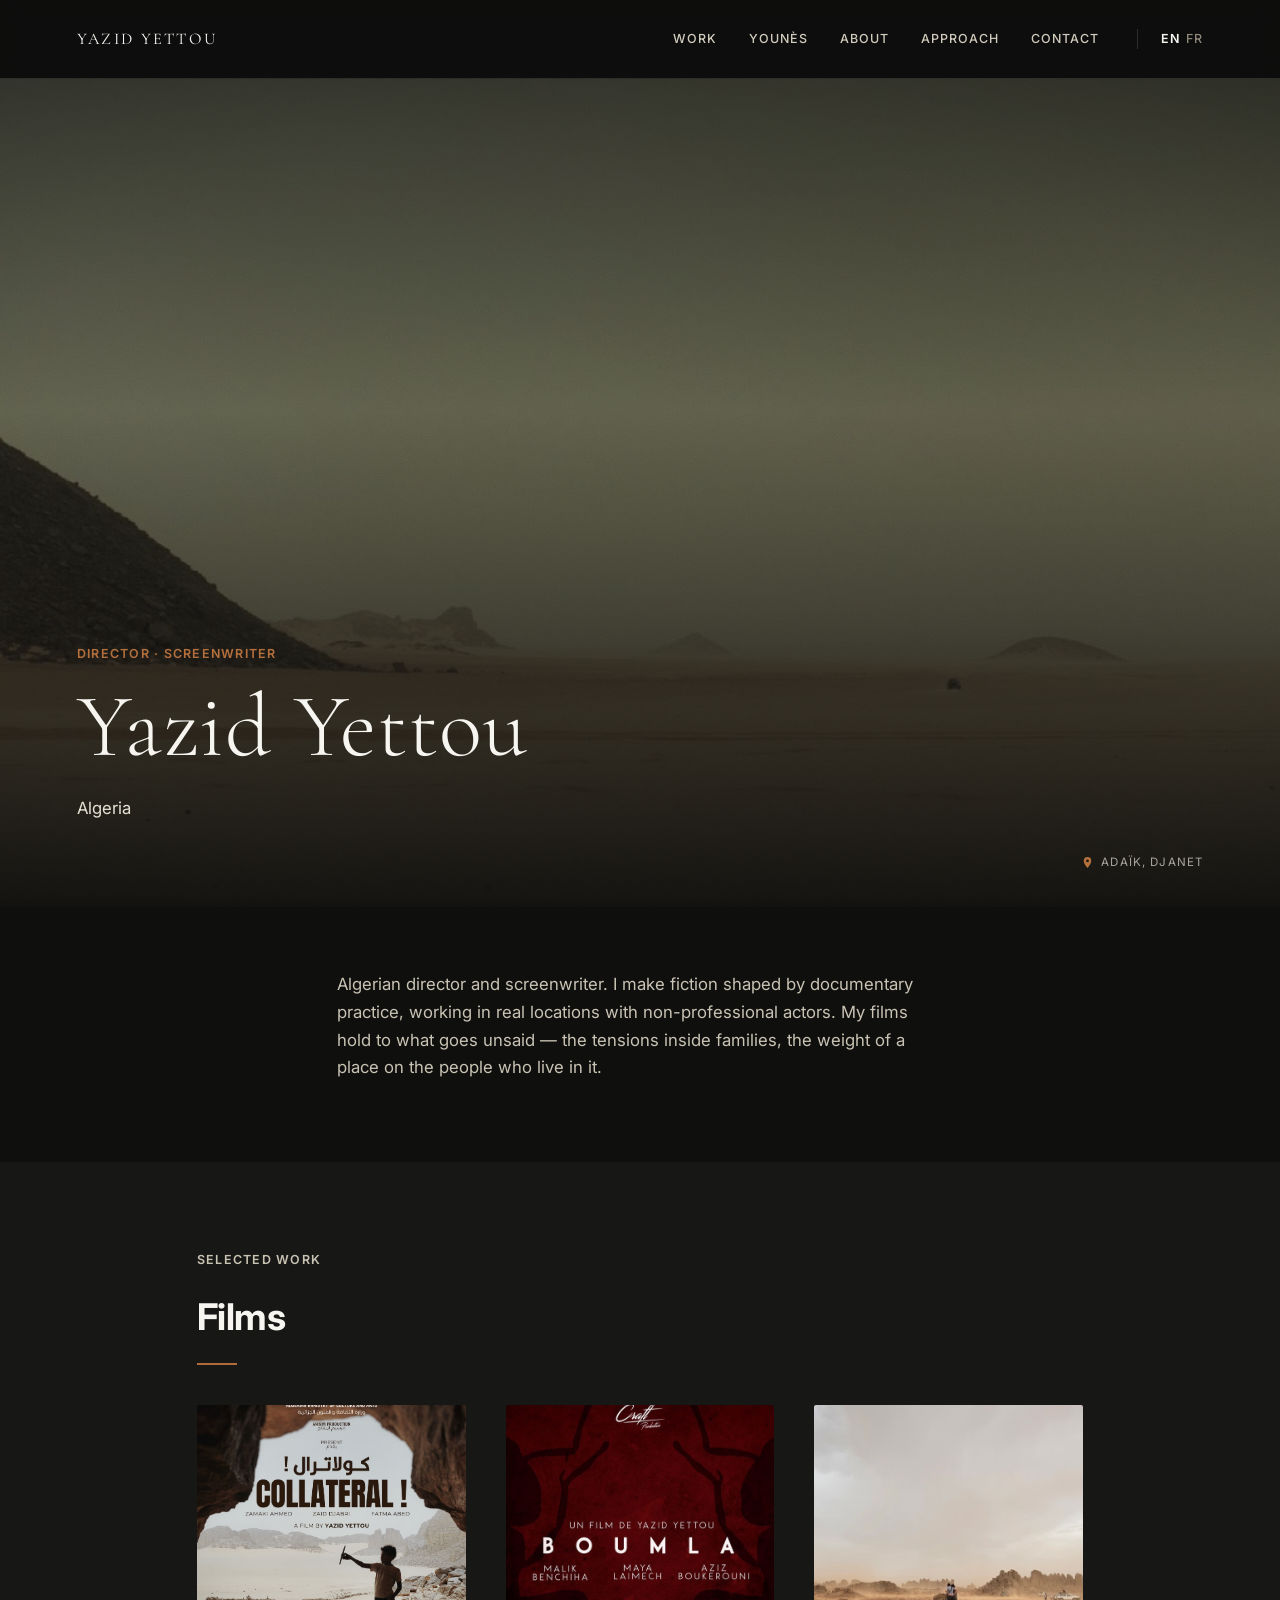
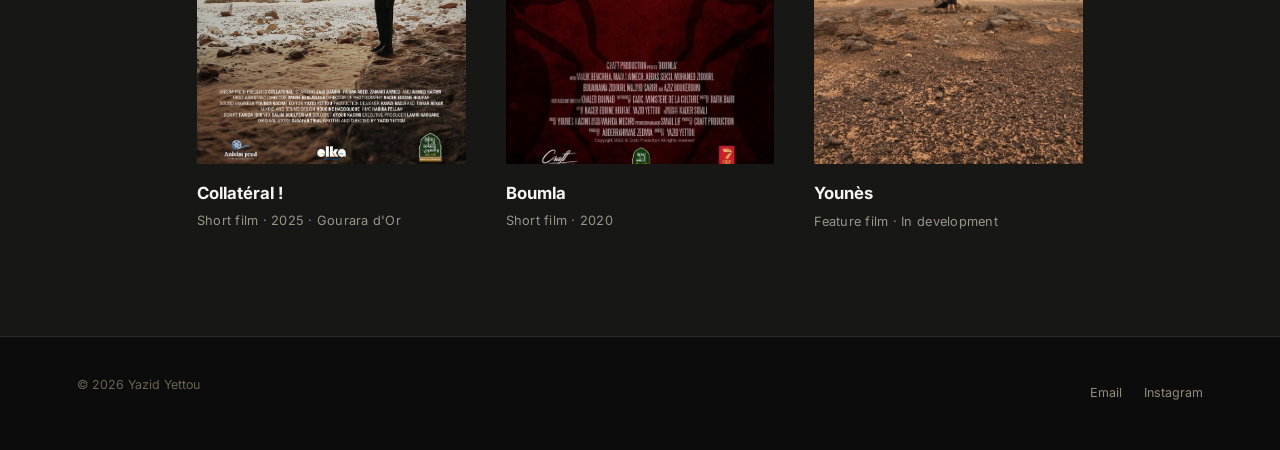
<file: index.html>
<!DOCTYPE html>
<html lang="en">
<head>
<meta charset="UTF-8">
<meta name="viewport" content="width=device-width, initial-scale=1.0">
<title>Yazid Yettou — Director &amp; Screenwriter, Algeria</title>
<meta name="description" content="Yazid Yettou is an Algerian director and screenwriter working between fiction and documentary. Collatéral! (2025), Boumla (2020), Younès (feature in development).">
<link rel="canonical" href="https://yazidyettou.github.io/index.html">
<link rel="alternate" hreflang="en" href="https://yazidyettou.github.io/index.html">
<link rel="alternate" hreflang="fr" href="https://yazidyettou.github.io/fr/index.html">
<meta property="og:type" content="website">
<meta property="og:title" content="Yazid Yettou — Director & Screenwriter, Algeria">
<meta property="og:description" content="Algerian director and screenwriter working between fiction and documentary. Collatéral! (2025), Boumla (2020), Younès (feature in development).">
<meta property="og:image" content="https://yazidyettou.github.io/assets/hero-bg.jpg">
<meta property="og:url" content="https://yazidyettou.github.io/index.html">
<meta name="twitter:card" content="summary_large_image">
<link rel="preconnect" href="https://fonts.googleapis.com">
<link rel="preconnect" href="https://fonts.gstatic.com" crossorigin>
<link href="https://fonts.googleapis.com/css2?family=Cormorant+Garamond:wght@300;400&family=Inter:wght@400;500;600;700;800&family=Newsreader:ital@0;1&display=swap" rel="stylesheet">
<link rel="stylesheet" href="styles.css?v=5">
</head>
<body>

<div class="grain"></div>
<div class="lightbox" id="lightbox">
  <button class="lightbox-close" id="lightboxClose" aria-label="Close">&times;</button>
  <img id="lightboxImg" alt="">
</div>

<header class="nav">
  <a href="index.html" class="nav-logo">YAZID YETTOU</a>
  <nav class="nav-links" aria-label="Main navigation">
    <a href="films.html">Work</a>
    <a href="younes.html">Younès</a>
    <a href="about.html">About</a>
    <a href="approach.html">Approach</a>
    <a href="contact.html">Contact</a>
    <span class="nav-lang">
      <a href="index.html" aria-current="true">EN</a>
      <a href="fr/index.html">FR</a>
    </span>
  </nav>
</header>

<main>

  <section class="hero">
    <div class="hero-bg">
      <img src="assets/hero-bg.jpg" alt="Desert landscape at Adaïk, Djanet, Algeria" class="hero-bg-img">
    </div>
    <div class="hero-content">
      <p class="eyebrow">Director · Screenwriter</p>
      <h1>Yazid Yettou</h1>
      <p class="hero-role">Algeria</p>
    </div>
    <p class="hero-geo">
      <svg viewBox="0 0 24 24" aria-hidden="true" focusable="false"><path d="M12 2a7 7 0 0 0-7 7c0 5.25 7 13 7 13s7-7.75 7-13a7 7 0 0 0-7-7zm0 9.5A2.5 2.5 0 1 1 12 6.5a2.5 2.5 0 0 1 0 5z"/></svg>
      Adaïk, Djanet
    </p>
  </section>

  <section class="section section-paper section-tight">
    <div class="container-narrow">
      <p class="lede">Algerian director and screenwriter. I make fiction shaped by documentary practice, working in real locations with non-professional actors. My films hold to what goes unsaid — the tensions inside families, the weight of a place on the people who live in it.</p>
    </div>
  </section>

  <section class="section section-paper-2">
    <div class="container">
      <p class="eyebrow">Selected Work</p>
      <h2 class="title">Films</h2>
      <div class="bar"></div>
      <div class="work-grid">
        <a class="work-card" href="films.html#collateral">
          <div class="work-card-frame"><img src="assets/collateral-poster.jpg" alt="Collatéral! poster"></div>
          <h3>Collatéral&nbsp;!</h3>
          <p class="work-meta">Short film · 2025 · Gourara d'Or</p>
        </a>
        <a class="work-card" href="films.html#boumla">
          <div class="work-card-frame"><img src="assets/boumla-poster.jpg" alt="Boumla poster"></div>
          <h3>Boumla</h3>
          <p class="work-meta">Short film · 2020</p>
        </a>
        <a class="work-card" href="younes.html">
          <div class="work-card-frame"><img src="assets/gallery/gallery-sandstorm.jpg" alt="Location scouting for Younès"></div>
          <h3>Younès</h3>
          <p class="work-meta">Feature film · In development</p>
        </a>
      </div>
    </div>
  </section>

</main>

<footer class="footer">
  <p>© 2026 Yazid Yettou</p>
  <div class="footer-links">
    <a href="mailto:yazid.yettou@gmail.com">Email</a>
    <a href="https://instagram.com/yazidyettou" target="_blank" rel="noopener">Instagram</a>
  </div>
</footer>

<script src="script.js?v=5"></script>
</body>
</html>
</file>
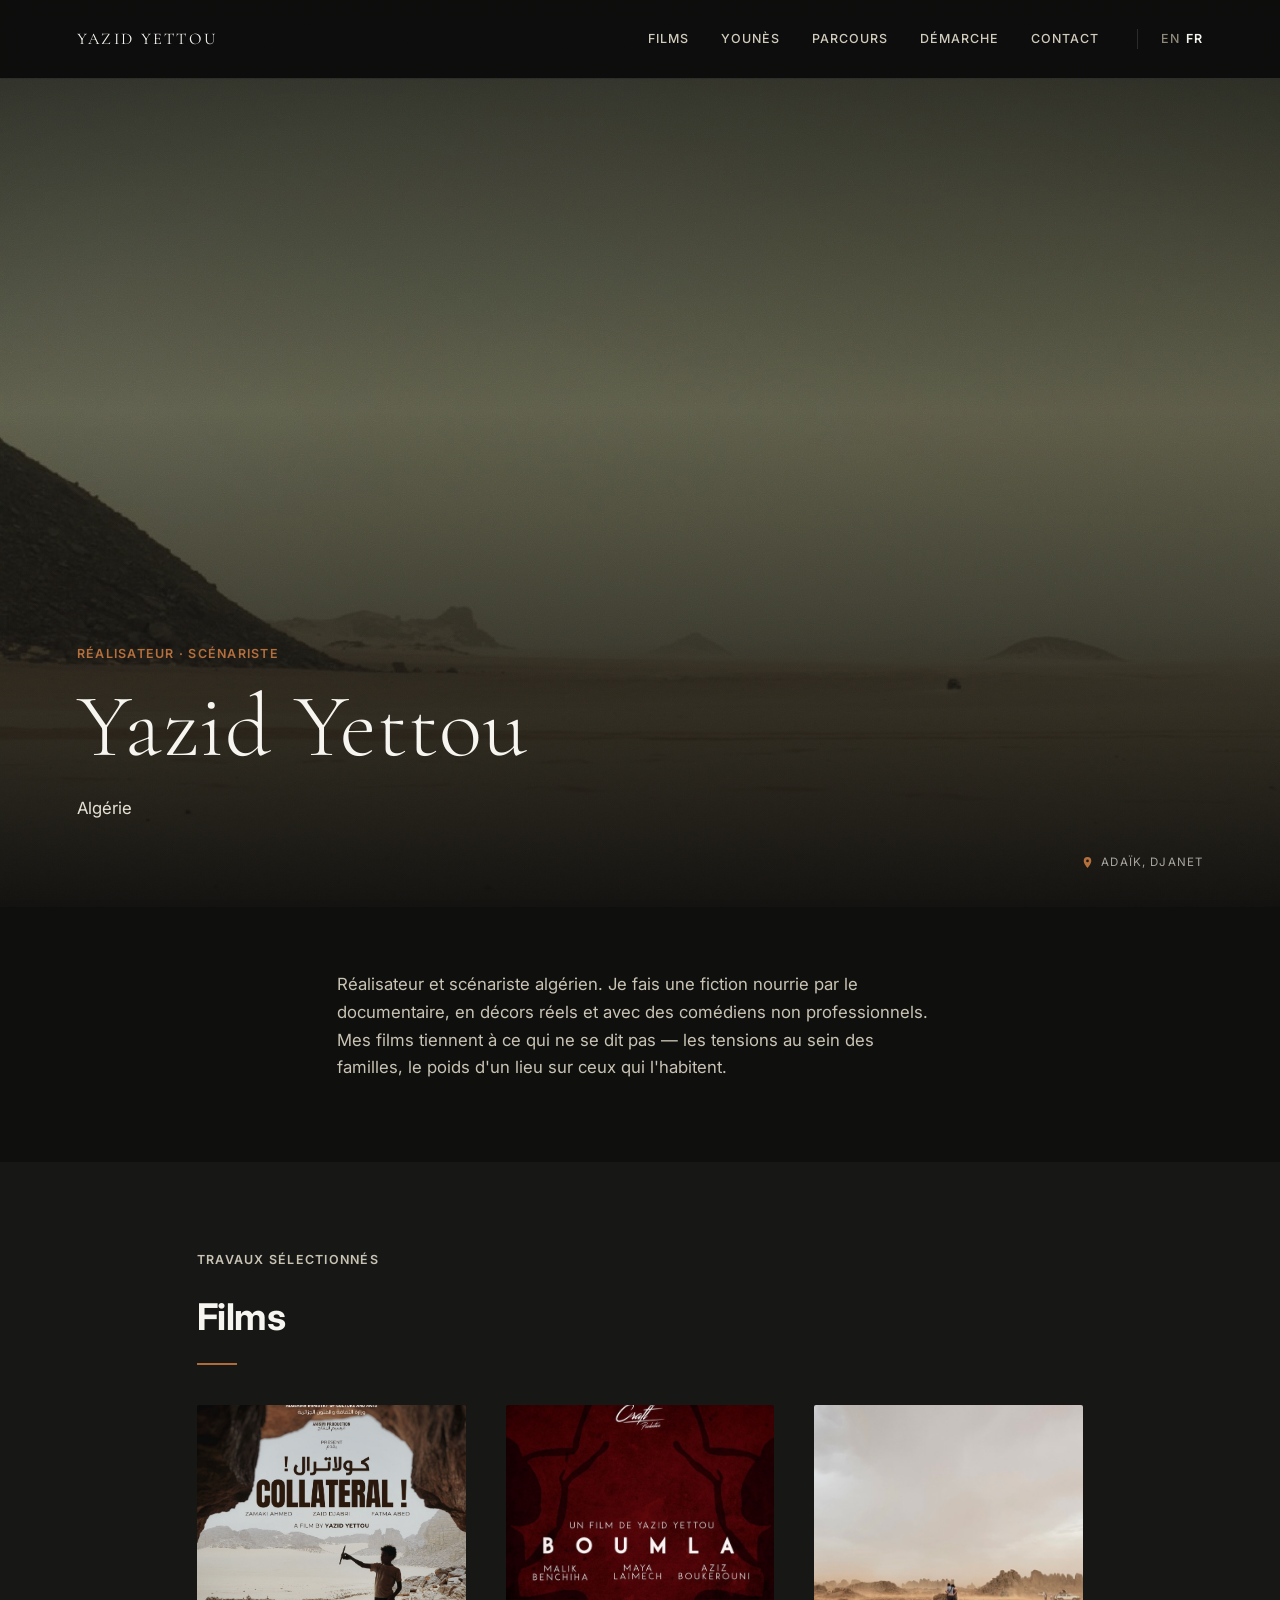
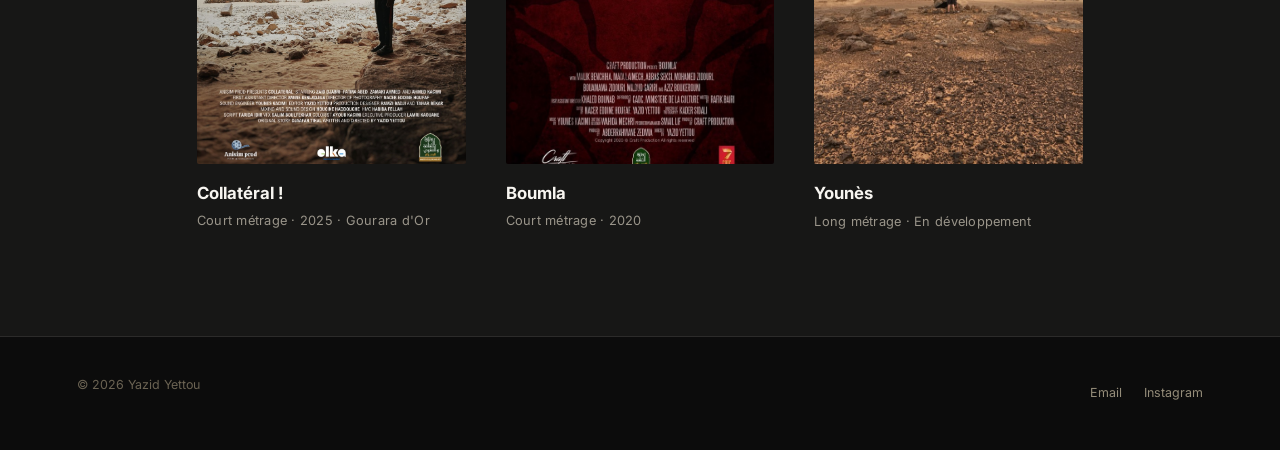
<file: fr/index.html>
<!DOCTYPE html>
<html lang="fr">
<head>
<meta charset="UTF-8">
<meta name="viewport" content="width=device-width, initial-scale=1.0">
<title>Yazid Yettou — Réalisateur &amp; Scénariste, Algérie</title>
<meta name="description" content="Yazid Yettou, réalisateur et scénariste algérien, entre fiction et documentaire. Collatéral ! (2025), Boumla (2020), Younès (long métrage en développement).">
<link rel="canonical" href="https://yazidyettou.github.io/fr/index.html">
<link rel="alternate" hreflang="fr" href="https://yazidyettou.github.io/fr/index.html">
<link rel="alternate" hreflang="en" href="https://yazidyettou.github.io/index.html">
<meta property="og:type" content="website">
<meta property="og:title" content="Yazid Yettou — Réalisateur & Scénariste, Algérie">
<meta property="og:description" content="Réalisateur et scénariste algérien, entre fiction et documentaire. Collatéral ! (2025), Boumla (2020), Younès (en développement).">
<meta property="og:image" content="https://yazidyettou.github.io/assets/hero-bg.jpg">
<meta property="og:url" content="https://yazidyettou.github.io/fr/index.html">
<link rel="preconnect" href="https://fonts.googleapis.com">
<link rel="preconnect" href="https://fonts.gstatic.com" crossorigin>
<link href="https://fonts.googleapis.com/css2?family=Cormorant+Garamond:wght@300;400&family=Inter:wght@400;500;600;700;800&family=Newsreader:ital@0;1&display=swap" rel="stylesheet">
<link rel="stylesheet" href="../styles.css?v=5">
</head>
<body>

<div class="grain"></div>
<div class="lightbox" id="lightbox">
  <button class="lightbox-close" id="lightboxClose" aria-label="Fermer">&times;</button>
  <img id="lightboxImg" alt="">
</div>

<header class="nav">
  <a href="index.html" class="nav-logo">YAZID YETTOU</a>
  <nav class="nav-links" aria-label="Navigation principale">
    <a href="films.html">Films</a>
    <a href="younes.html">Younès</a>
    <a href="about.html">Parcours</a>
    <a href="approach.html">Démarche</a>
    <a href="contact.html">Contact</a>
    <span class="nav-lang">
      <a href="../index.html">EN</a>
      <a href="index.html" aria-current="true">FR</a>
    </span>
  </nav>
</header>

<main>

  <section class="hero">
    <div class="hero-bg">
      <img src="../assets/hero-bg.jpg" alt="Paysage désertique à Adaïk, Djanet, Algérie" class="hero-bg-img">
    </div>
    <div class="hero-content">
      <p class="eyebrow">Réalisateur · Scénariste</p>
      <h1>Yazid Yettou</h1>
      <p class="hero-role">Algérie</p>
    </div>
    <p class="hero-geo">
      <svg viewBox="0 0 24 24" aria-hidden="true" focusable="false"><path d="M12 2a7 7 0 0 0-7 7c0 5.25 7 13 7 13s7-7.75 7-13a7 7 0 0 0-7-7zm0 9.5A2.5 2.5 0 1 1 12 6.5a2.5 2.5 0 0 1 0 5z"/></svg>
      Adaïk, Djanet
    </p>
  </section>

  <section class="section section-paper section-tight">
    <div class="container-narrow">
      <p class="lede">Réalisateur et scénariste algérien. Je fais une fiction nourrie par le documentaire, en décors réels et avec des comédiens non professionnels. Mes films tiennent à ce qui ne se dit pas — les tensions au sein des familles, le poids d'un lieu sur ceux qui l'habitent.</p>
    </div>
  </section>

  <section class="section section-paper-2">
    <div class="container">
      <p class="eyebrow">Travaux sélectionnés</p>
      <h2 class="title">Films</h2>
      <div class="bar"></div>
      <div class="work-grid">
        <a class="work-card" href="films.html#collateral">
          <div class="work-card-frame"><img src="../assets/collateral-poster.jpg" alt="Affiche de Collatéral !"></div>
          <h3>Collatéral&nbsp;!</h3>
          <p class="work-meta">Court métrage · 2025 · Gourara d'Or</p>
        </a>
        <a class="work-card" href="films.html#boumla">
          <div class="work-card-frame"><img src="../assets/boumla-poster.jpg" alt="Affiche de Boumla"></div>
          <h3>Boumla</h3>
          <p class="work-meta">Court métrage · 2020</p>
        </a>
        <a class="work-card" href="younes.html">
          <div class="work-card-frame"><img src="../assets/gallery/gallery-sandstorm.jpg" alt="Repérages pour Younès"></div>
          <h3>Younès</h3>
          <p class="work-meta">Long métrage · En développement</p>
        </a>
      </div>
    </div>
  </section>

</main>

<footer class="footer">
  <p>© 2026 Yazid Yettou</p>
  <div class="footer-links">
    <a href="mailto:yazid.yettou@gmail.com">Email</a>
    <a href="https://instagram.com/yazidyettou" target="_blank" rel="noopener">Instagram</a>
  </div>
</footer>

<script src="../script.js?v=5"></script>
</body>
</html>
</file>
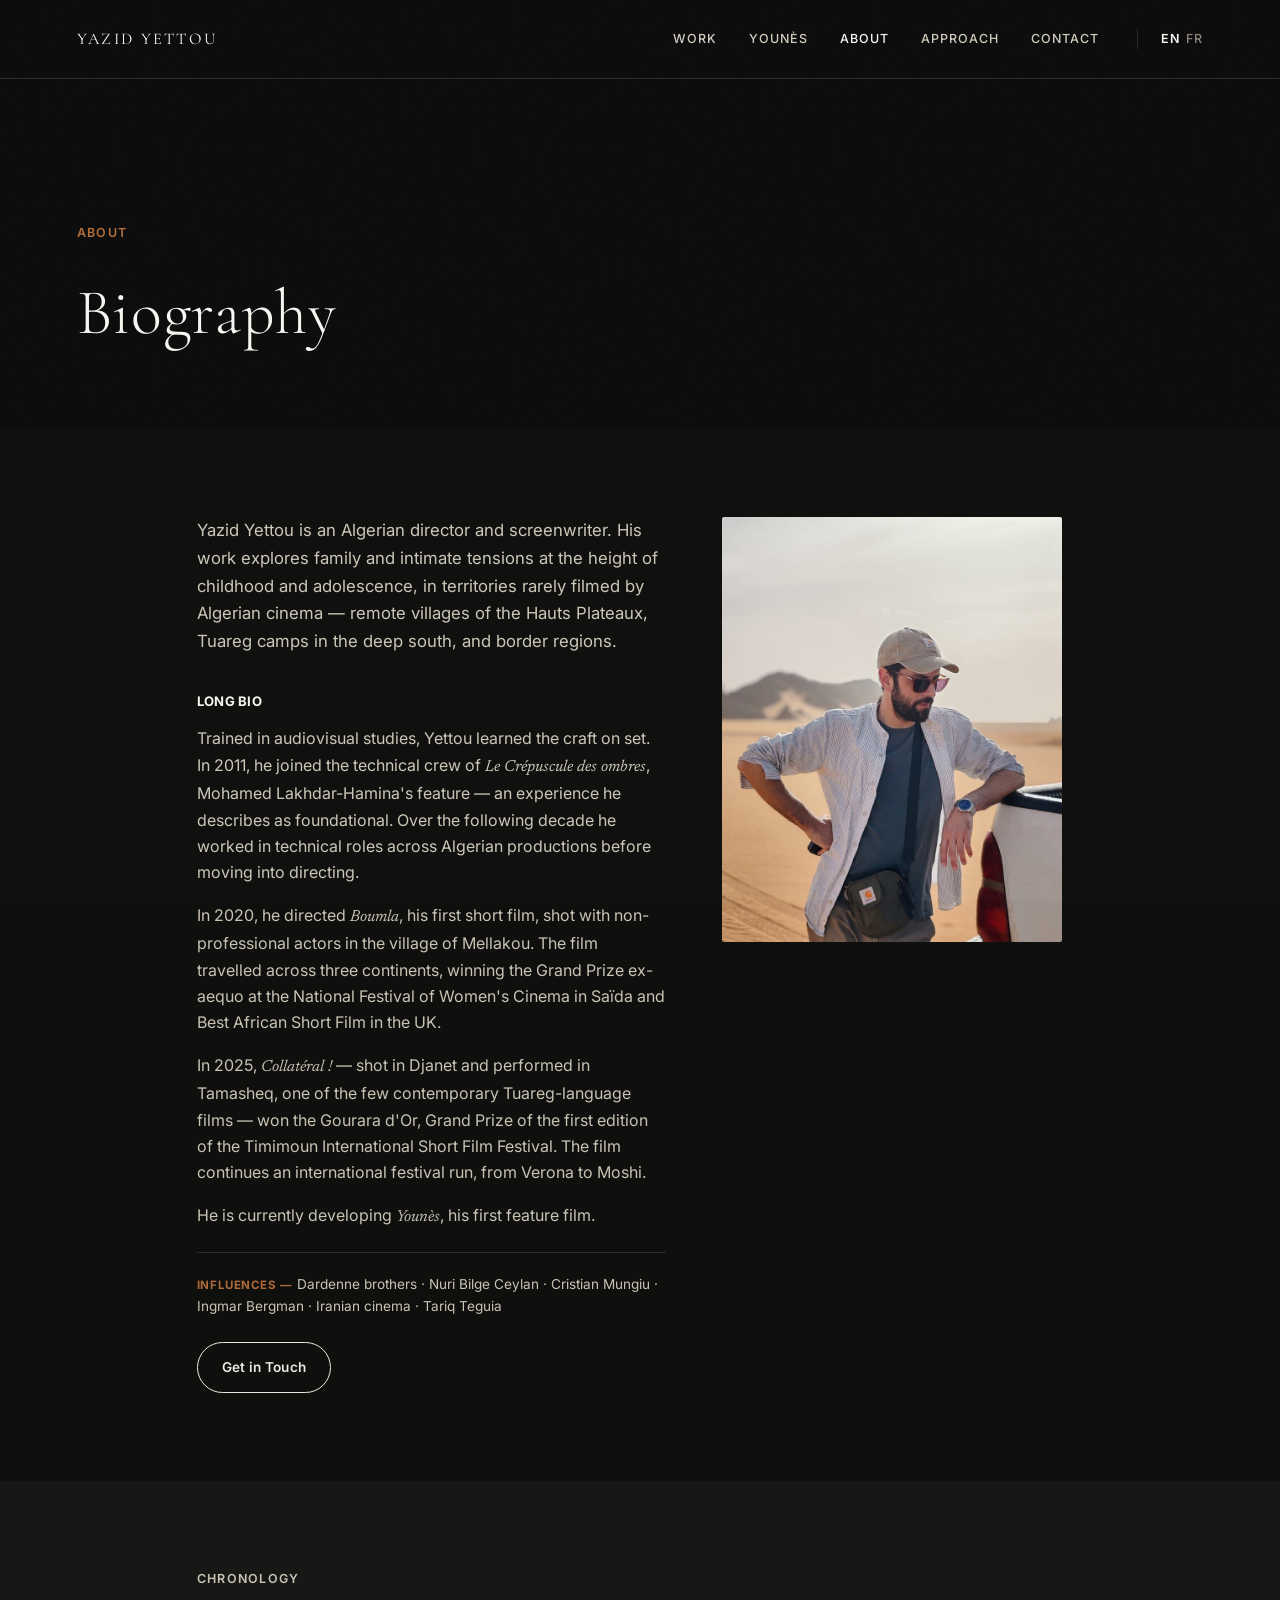
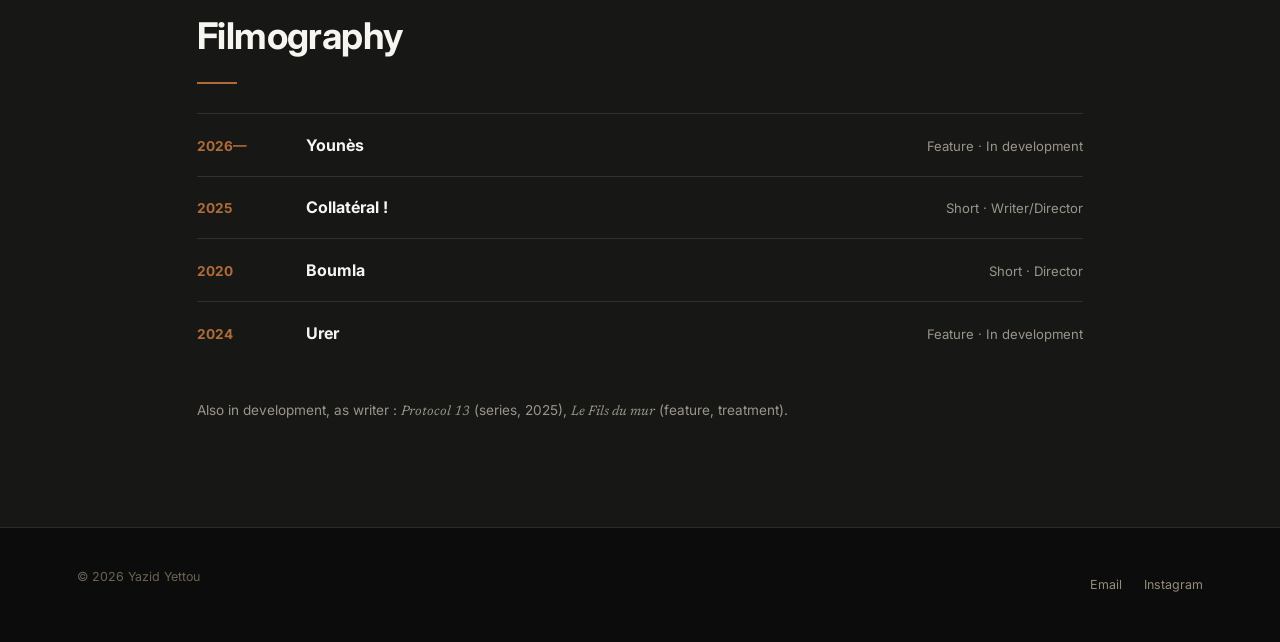
<file: about.html>
<!DOCTYPE html>
<html lang="en">
<head>
<meta charset="UTF-8">
<meta name="viewport" content="width=device-width, initial-scale=1.0">
<title>About — Yazid Yettou, Algerian Director</title>
<meta name="description" content="Biography and filmography of Yazid Yettou, Algerian director and screenwriter. From technical work on Algerian film sets to directing Boumla and Collatéral!.">
<link rel="canonical" href="https://yazidyettou.github.io/about.html">
<link rel="alternate" hreflang="en" href="https://yazidyettou.github.io/about.html">
<link rel="alternate" hreflang="fr" href="https://yazidyettou.github.io/fr/about.html">
<meta property="og:type" content="profile">
<meta property="og:title" content="About — Yazid Yettou, Algerian Director">
<meta property="og:description" content="Biography and filmography of Yazid Yettou, Algerian director and screenwriter.">
<meta property="og:image" content="https://yazidyettou.github.io/assets/portrait.jpg">
<meta property="og:url" content="https://yazidyettou.github.io/about.html">
<link rel="preconnect" href="https://fonts.googleapis.com">
<link rel="preconnect" href="https://fonts.gstatic.com" crossorigin>
<link href="https://fonts.googleapis.com/css2?family=Cormorant+Garamond:wght@300;400&family=Inter:wght@400;500;600;700;800&family=Newsreader:ital@0;1&display=swap" rel="stylesheet">
<link rel="stylesheet" href="styles.css?v=5">
</head>
<body>

<div class="grain"></div>
<div class="lightbox" id="lightbox">
  <button class="lightbox-close" id="lightboxClose" aria-label="Close">&times;</button>
  <img id="lightboxImg" alt="">
</div>

<header class="nav">
  <a href="index.html" class="nav-logo">YAZID YETTOU</a>
  <nav class="nav-links" aria-label="Main navigation">
    <a href="films.html">Work</a>
    <a href="younes.html">Younès</a>
    <a href="about.html" aria-current="page">About</a>
    <a href="approach.html">Approach</a>
    <a href="contact.html">Contact</a>
    <span class="nav-lang">
      <a href="about.html" aria-current="true">EN</a>
      <a href="fr/about.html">FR</a>
    </span>
  </nav>
</header>

<main>

  <header class="page-header">
    <p class="eyebrow">About</p>
    <h1>Biography</h1>
  </header>

  <section class="section section-paper">
    <div class="container two-col">
      <div>
        <p class="lede">Yazid Yettou is an Algerian director and screenwriter. His work explores family and intimate tensions at the height of childhood and adolescence, in territories rarely filmed by Algerian cinema — remote villages of the Hauts Plateaux, Tuareg camps in the deep south, and border regions.</p>

        <h3 class="sub-title">Long Bio</h3>
        <p>Trained in audiovisual studies, Yettou learned the craft on set. In 2011, he joined the technical crew of <em>Le Crépuscule des ombres</em>, Mohamed Lakhdar-Hamina's feature — an experience he describes as foundational. Over the following decade he worked in technical roles across Algerian productions before moving into directing.</p>
        <p>In 2020, he directed <em>Boumla</em>, his first short film, shot with non-professional actors in the village of Mellakou. The film travelled across three continents, winning the Grand Prize ex-aequo at the National Festival of Women's Cinema in Saïda and Best African Short Film in the UK.</p>
        <p>In 2025, <em>Collatéral&nbsp;!</em> — shot in Djanet and performed in Tamasheq, one of the few contemporary Tuareg-language films — won the Gourara d'Or, Grand Prize of the first edition of the Timimoun International Short Film Festival. The film continues an international festival run, from Verona to Moshi.</p>
        <p>He is currently developing <em>Younès</em>, his first feature film.</p>

        <p class="influences"><span>Influences —</span> Dardenne brothers · Nuri Bilge Ceylan · Cristian Mungiu · Ingmar Bergman · Iranian cinema · Tariq Teguia</p>

        <div class="materials-list">
          <a class="btn btn-outline" href="contact.html">Get in Touch</a>
        </div>
      </div>
      <div class="frame">
        <img src="assets/portrait.jpg" alt="Yazid Yettou">
      </div>
    </div>
  </section>

  <section class="section section-paper-2">
    <div class="container">
      <p class="eyebrow">Chronology</p>
      <h2 class="title">Filmography</h2>
      <div class="bar"></div>
      <div class="filmography">
        <div class="filmography-item">
          <span class="fy">2026—</span>
          <div><h3>Younès</h3></div>
          <span class="fmeta">Feature · In development</span>
        </div>
        <div class="filmography-item">
          <span class="fy">2025</span>
          <div><h3>Collatéral&nbsp;!</h3></div>
          <span class="fmeta">Short · Writer/Director</span>
        </div>
        <div class="filmography-item">
          <span class="fy">2020</span>
          <div><h3>Boumla</h3></div>
          <span class="fmeta">Short · Director</span>
        </div>
        <div class="filmography-item">
          <span class="fy">2024</span>
          <div><h3>Urer</h3></div>
          <span class="fmeta">Feature · In development</span>
        </div>
      </div>

      <p style="margin-top:2.2rem; font-size:0.85rem; color:var(--ink-soft);">Also in development, as writer&nbsp;: <em>Protocol 13</em> (series, 2025), <em>Le Fils du mur</em> (feature, treatment).</p>
    </div>
  </section>

</main>

<footer class="footer">
  <p>© 2026 Yazid Yettou</p>
  <div class="footer-links">
    <a href="mailto:yazid.yettou@gmail.com">Email</a>
    <a href="https://instagram.com/yazidyettou" target="_blank" rel="noopener">Instagram</a>
  </div>
</footer>

<script src="script.js?v=5"></script>
</body>
</html>
</file>
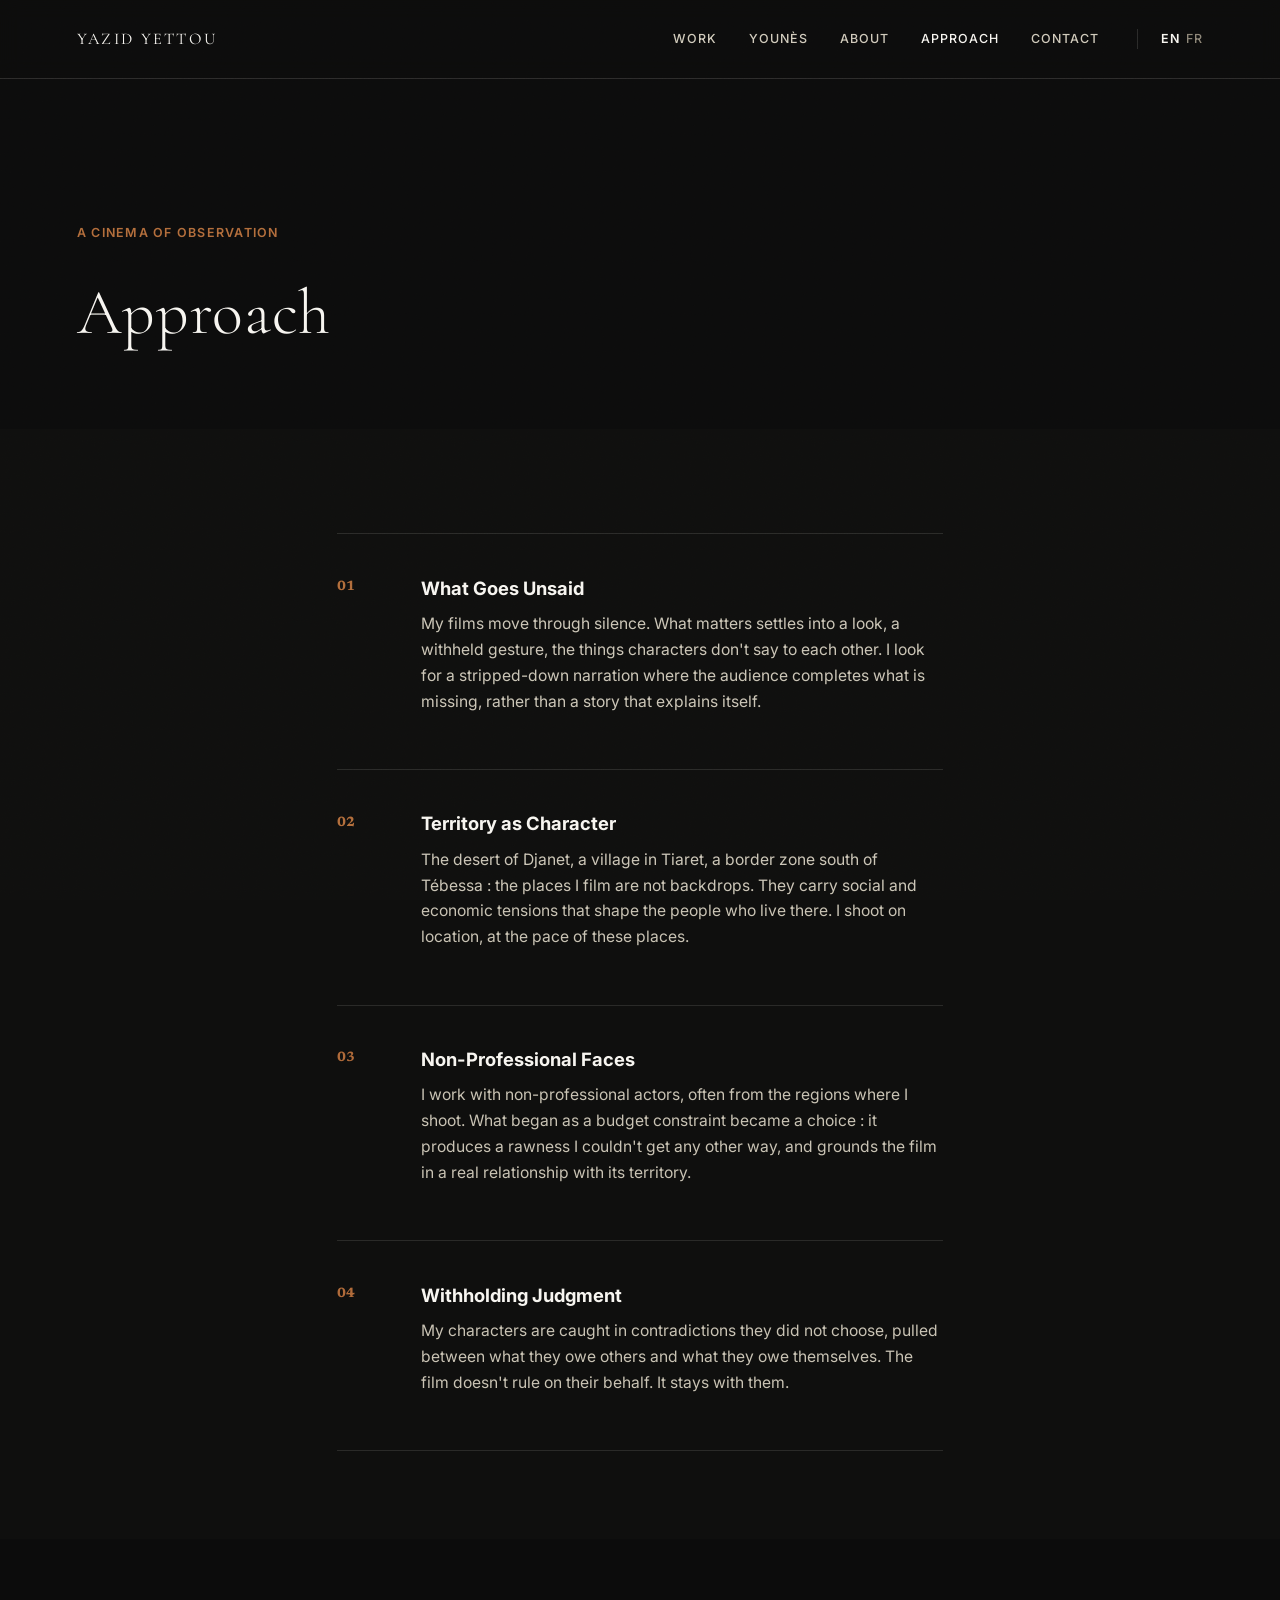
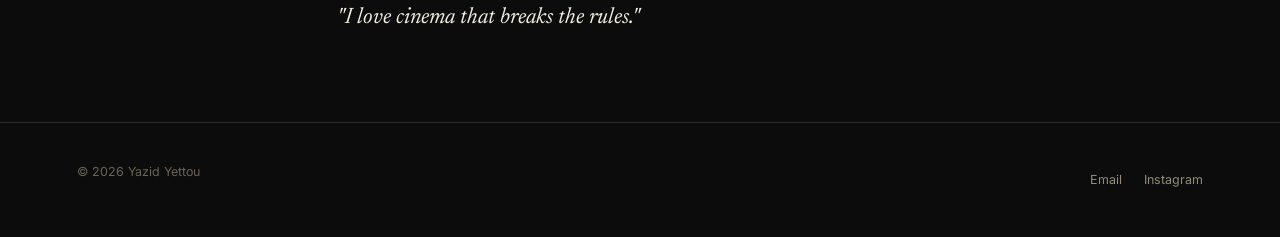
<file: approach.html>
<!DOCTYPE html>
<html lang="en">
<head>
<meta charset="UTF-8">
<meta name="viewport" content="width=device-width, initial-scale=1.0">
<title>Artistic Approach — Yazid Yettou</title>
<meta name="description" content="How Yazid Yettou approaches cinema: silence, territory as character, non-professional actors, and a refusal to judge his characters.">
<link rel="canonical" href="https://yazidyettou.github.io/approach.html">
<link rel="alternate" hreflang="en" href="https://yazidyettou.github.io/approach.html">
<link rel="alternate" hreflang="fr" href="https://yazidyettou.github.io/fr/approach.html">
<meta property="og:type" content="website">
<meta property="og:title" content="Artistic Approach — Yazid Yettou">
<meta property="og:description" content="Silence, territory as character, non-professional actors, and a refusal to judge — how Yazid Yettou approaches cinema.">
<meta property="og:image" content="https://yazidyettou.github.io/assets/gallery/gallery-directing.jpg">
<meta property="og:url" content="https://yazidyettou.github.io/approach.html">
<link rel="preconnect" href="https://fonts.googleapis.com">
<link rel="preconnect" href="https://fonts.gstatic.com" crossorigin>
<link href="https://fonts.googleapis.com/css2?family=Cormorant+Garamond:wght@300;400&family=Inter:wght@400;500;600;700;800&family=Newsreader:ital@0;1&display=swap" rel="stylesheet">
<link rel="stylesheet" href="styles.css?v=5">
</head>
<body>

<div class="grain"></div>
<div class="lightbox" id="lightbox">
  <button class="lightbox-close" id="lightboxClose" aria-label="Close">&times;</button>
  <img id="lightboxImg" alt="">
</div>

<header class="nav">
  <a href="index.html" class="nav-logo">YAZID YETTOU</a>
  <nav class="nav-links" aria-label="Main navigation">
    <a href="films.html">Work</a>
    <a href="younes.html">Younès</a>
    <a href="about.html">About</a>
    <a href="approach.html" aria-current="page">Approach</a>
    <a href="contact.html">Contact</a>
    <span class="nav-lang">
      <a href="approach.html" aria-current="true">EN</a>
      <a href="fr/approach.html">FR</a>
    </span>
  </nav>
</header>

<main>

  <header class="page-header">
    <p class="eyebrow">A Cinema of Observation</p>
    <h1>Approach</h1>
  </header>

  <section class="section section-paper">
    <div class="container-narrow">
      <div class="numbered-list">
        <div class="numbered-item">
          <span class="num">01</span>
          <div>
            <h3>What Goes Unsaid</h3>
            <p>My films move through silence. What matters settles into a look, a withheld gesture, the things characters don't say to each other. I look for a stripped-down narration where the audience completes what is missing, rather than a story that explains itself.</p>
          </div>
        </div>
        <div class="numbered-item">
          <span class="num">02</span>
          <div>
            <h3>Territory as Character</h3>
            <p>The desert of Djanet, a village in Tiaret, a border zone south of Tébessa&nbsp;: the places I film are not backdrops. They carry social and economic tensions that shape the people who live there. I shoot on location, at the pace of these places.</p>
          </div>
        </div>
        <div class="numbered-item">
          <span class="num">03</span>
          <div>
            <h3>Non-Professional Faces</h3>
            <p>I work with non-professional actors, often from the regions where I shoot. What began as a budget constraint became a choice&nbsp;: it produces a rawness I couldn't get any other way, and grounds the film in a real relationship with its territory.</p>
          </div>
        </div>
        <div class="numbered-item">
          <span class="num">04</span>
          <div>
            <h3>Withholding Judgment</h3>
            <p>My characters are caught in contradictions they did not choose, pulled between what they owe others and what they owe themselves. The film doesn't rule on their behalf. It stays with them.</p>
          </div>
        </div>
      </div>
    </div>
  </section>

  <section class="section section-dark section-tight">
    <div class="container-narrow">
      <blockquote class="pull-quote">"I love cinema that breaks the rules."</blockquote>
    </div>
  </section>

</main>

<footer class="footer">
  <p>© 2026 Yazid Yettou</p>
  <div class="footer-links">
    <a href="mailto:yazid.yettou@gmail.com">Email</a>
    <a href="https://instagram.com/yazidyettou" target="_blank" rel="noopener">Instagram</a>
  </div>
</footer>

<script src="script.js?v=5"></script>
</body>
</html>
</file>
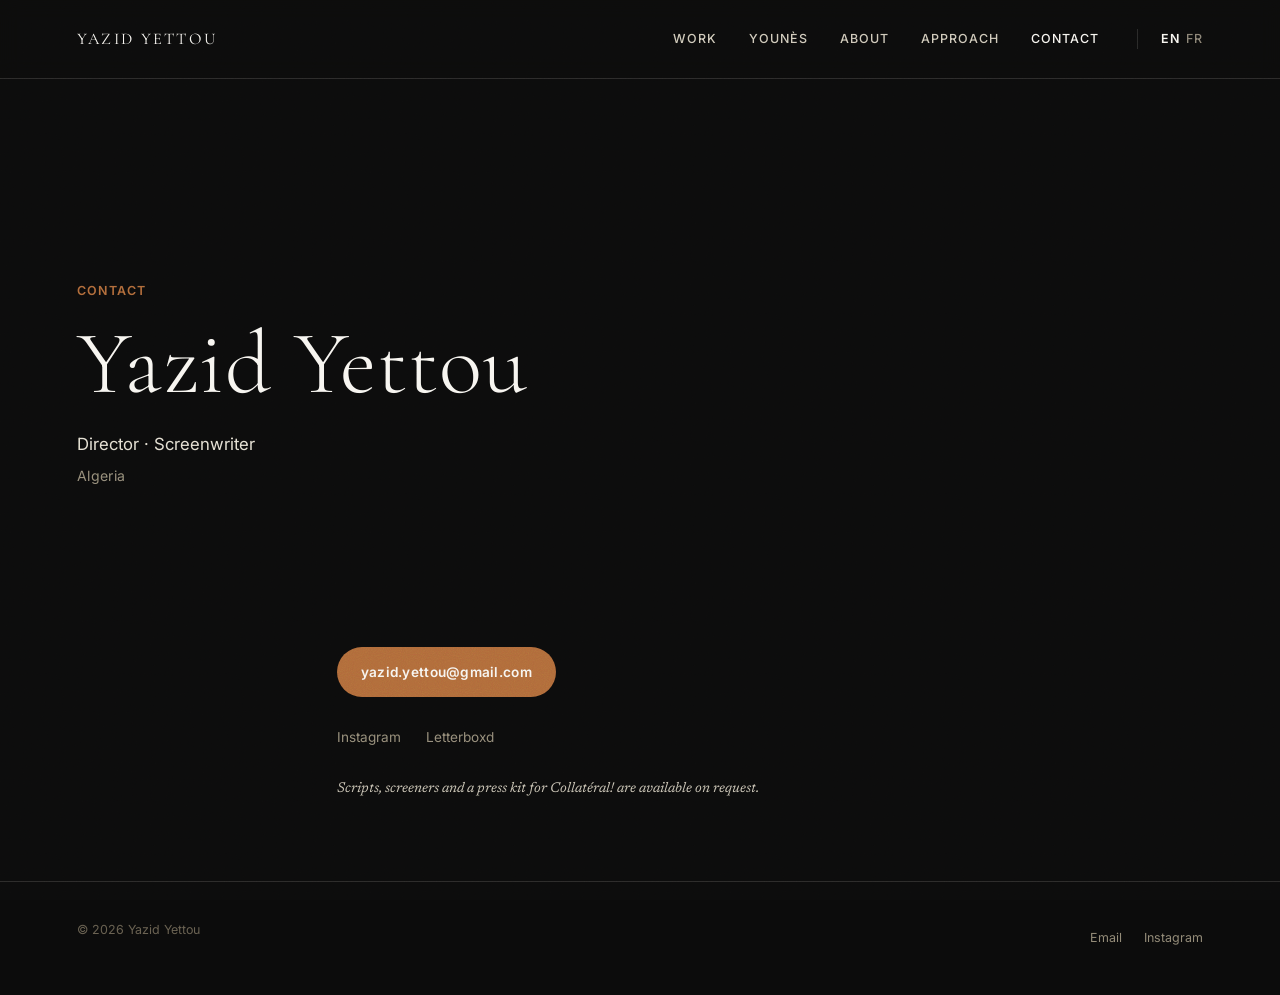
<file: contact.html>
<!DOCTYPE html>
<html lang="en">
<head>
<meta charset="UTF-8">
<meta name="viewport" content="width=device-width, initial-scale=1.0">
<title>Contact — Yazid Yettou</title>
<meta name="description" content="Contact Yazid Yettou, Algerian director and screenwriter, for co-production, festival, residency or press inquiries.">
<link rel="canonical" href="https://yazidyettou.github.io/contact.html">
<link rel="alternate" hreflang="en" href="https://yazidyettou.github.io/contact.html">
<link rel="alternate" hreflang="fr" href="https://yazidyettou.github.io/fr/contact.html">
<meta property="og:type" content="website">
<meta property="og:title" content="Contact — Yazid Yettou">
<meta property="og:description" content="Contact Yazid Yettou, Algerian director and screenwriter.">
<meta property="og:url" content="https://yazidyettou.github.io/contact.html">
<link rel="preconnect" href="https://fonts.googleapis.com">
<link rel="preconnect" href="https://fonts.gstatic.com" crossorigin>
<link href="https://fonts.googleapis.com/css2?family=Cormorant+Garamond:wght@300;400&family=Inter:wght@400;500;600;700;800&family=Newsreader:ital@0;1&display=swap" rel="stylesheet">
<link rel="stylesheet" href="styles.css?v=5">
</head>
<body>

<div class="grain"></div>

<header class="nav">
  <a href="index.html" class="nav-logo">YAZID YETTOU</a>
  <nav class="nav-links" aria-label="Main navigation">
    <a href="films.html">Work</a>
    <a href="younes.html">Younès</a>
    <a href="about.html">About</a>
    <a href="approach.html">Approach</a>
    <a href="contact.html" aria-current="page">Contact</a>
    <span class="nav-lang">
      <a href="contact.html" aria-current="true">EN</a>
      <a href="fr/contact.html">FR</a>
    </span>
  </nav>
</header>

<main>

  <section class="hero" style="min-height:56vh;">
    <div class="hero-bg"></div>
    <div class="hero-content contact-section">
      <p class="eyebrow">Contact</p>
      <h1>Yazid Yettou</h1>
      <p class="hero-role">Director · Screenwriter</p>
      <p class="hero-loc">Algeria</p>
    </div>
  </section>

  <section class="section section-dark section-tight contact-section">
    <div class="container-narrow">
      <a class="btn" href="mailto:yazid.yettou@gmail.com">yazid.yettou@gmail.com</a>
      <div class="contact-meta">
        <a href="https://instagram.com/yazidyettou" target="_blank" rel="noopener">Instagram</a>
        <a href="https://letterboxd.com/film/collateral-2025/" target="_blank" rel="noopener">Letterboxd</a>
      </div>
      <p class="contact-note">Scripts, screeners and a press kit for Collatéral! are available on request.</p>
    </div>
  </section>

</main>

<footer class="footer">
  <p>© 2026 Yazid Yettou</p>
  <div class="footer-links">
    <a href="mailto:yazid.yettou@gmail.com">Email</a>
    <a href="https://instagram.com/yazidyettou" target="_blank" rel="noopener">Instagram</a>
  </div>
</footer>

<script src="script.js?v=5"></script>
</body>
</html>
</file>
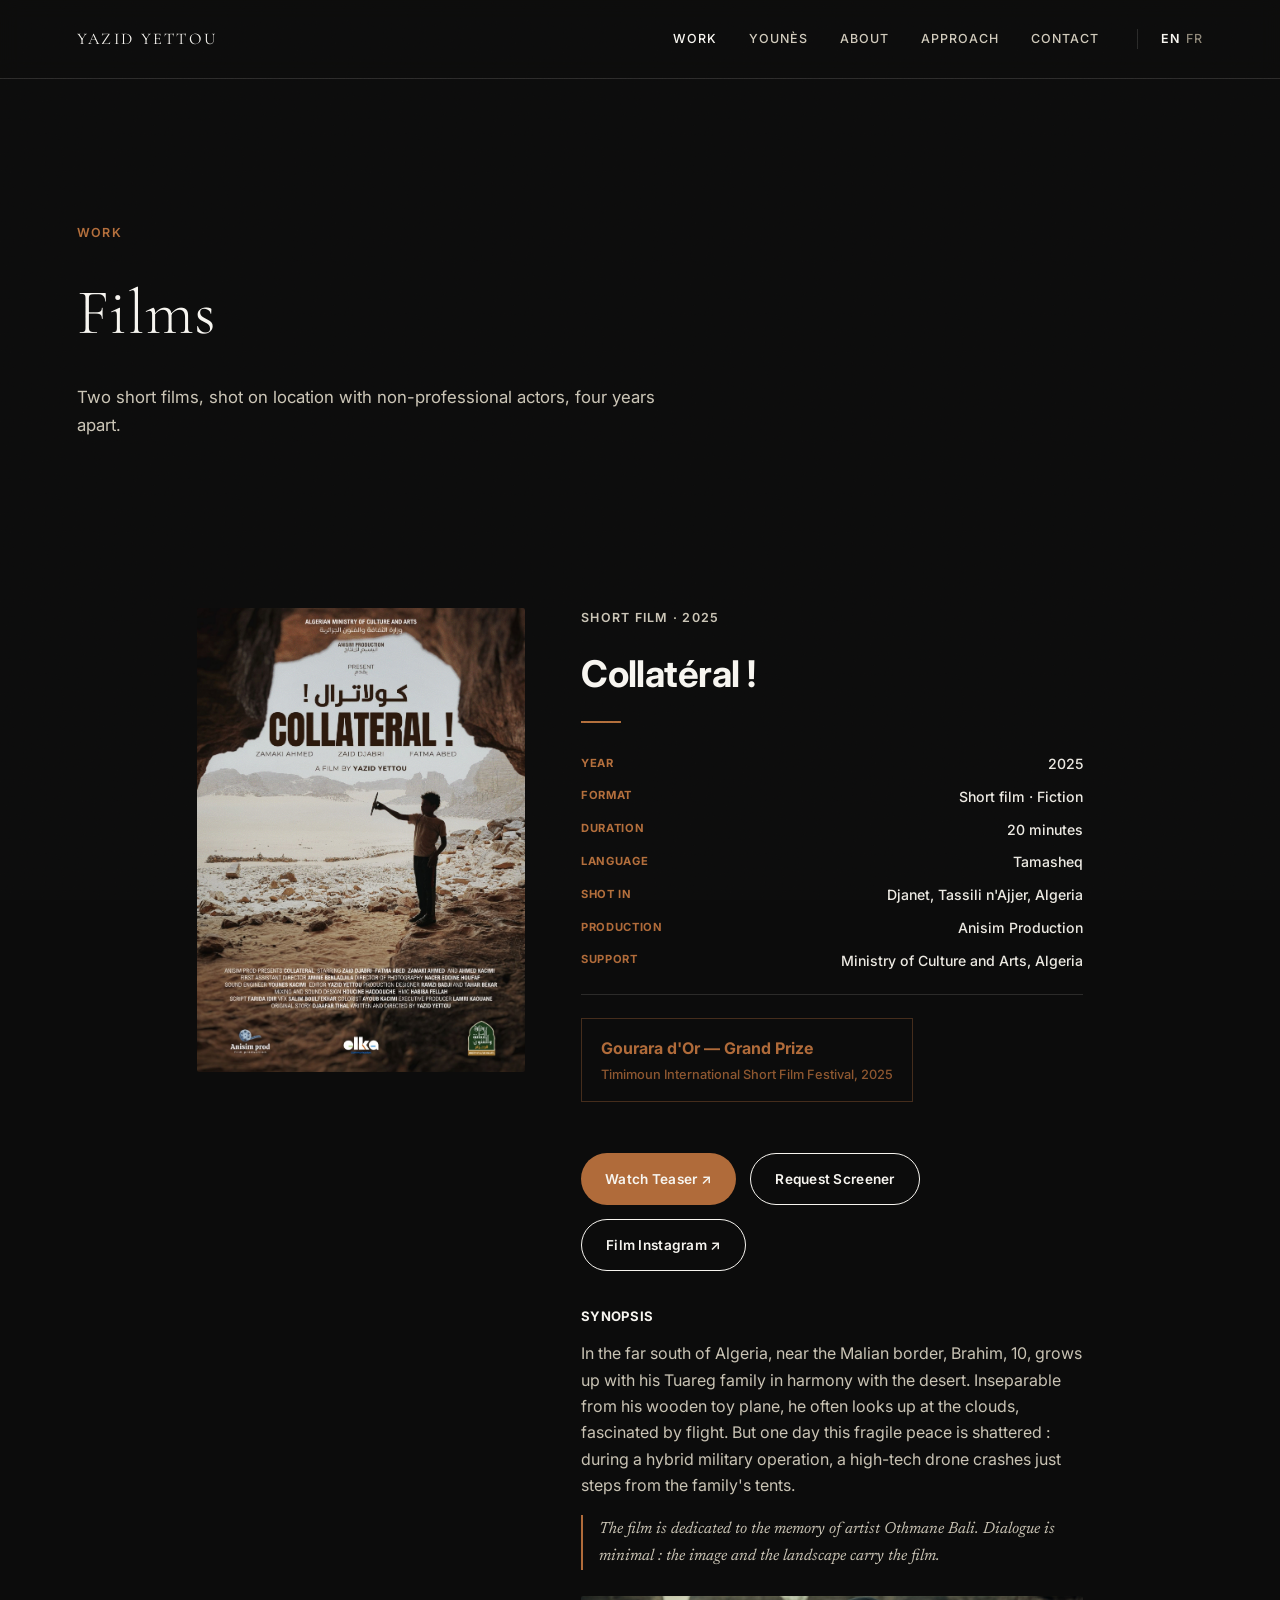
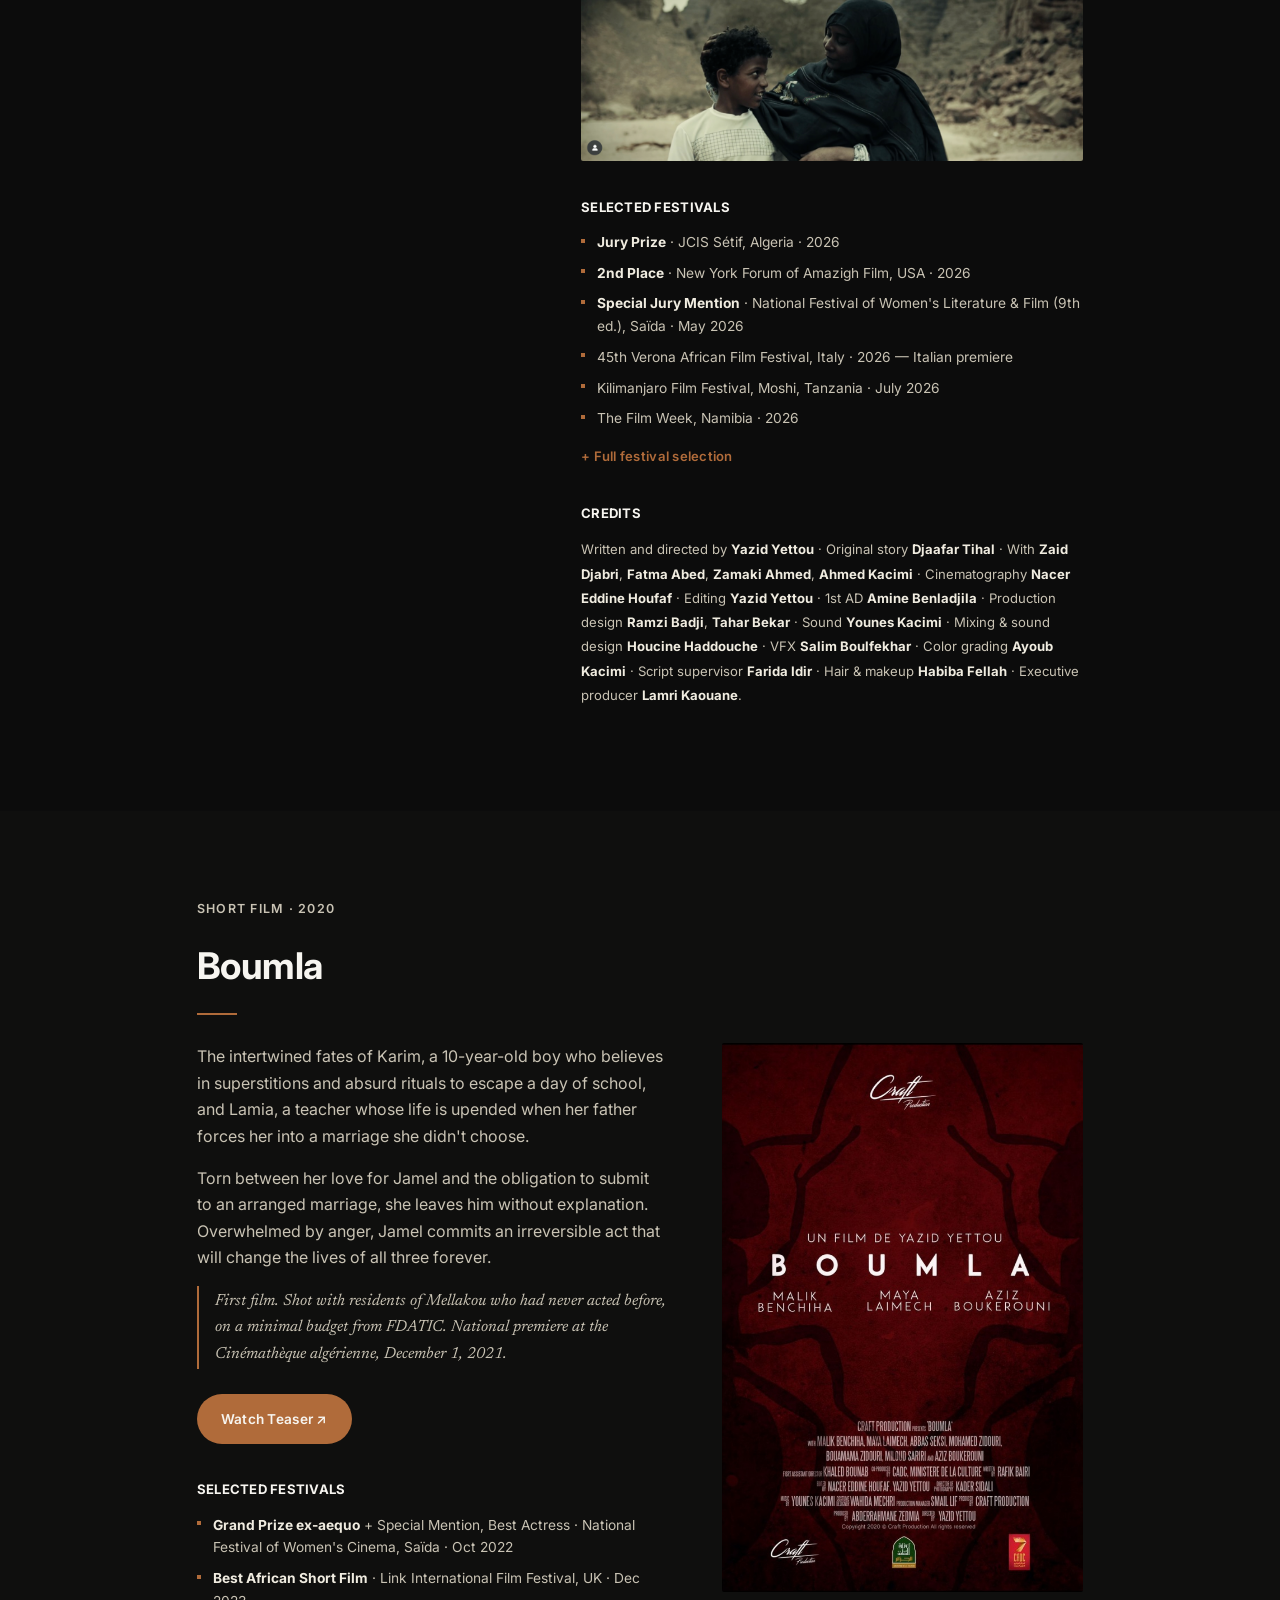
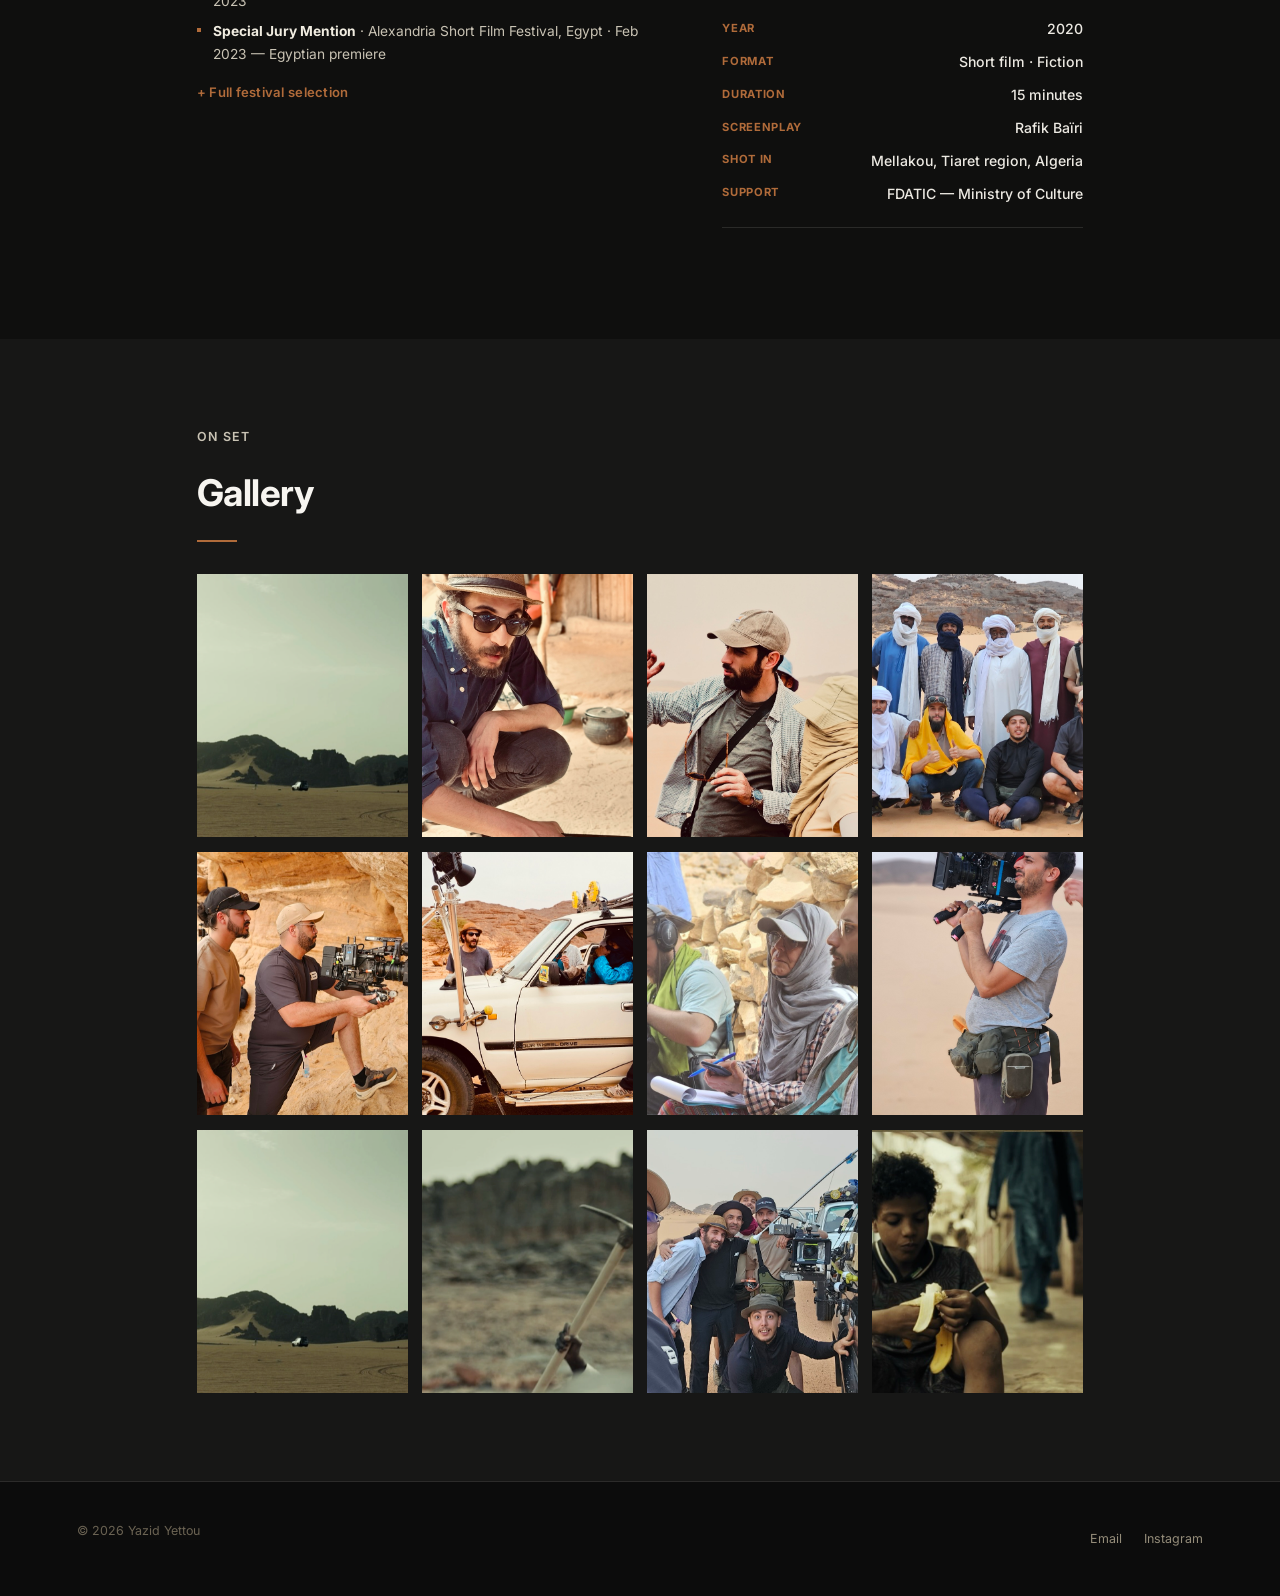
<file: films.html>
<!DOCTYPE html>
<html lang="en">
<head>
<meta charset="UTF-8">
<meta name="viewport" content="width=device-width, initial-scale=1.0">
<title>Films — Collatéral! &amp; Boumla | Yazid Yettou</title>
<meta name="description" content="Collatéral! (2025), winner of the Gourara d'Or at Timimoun International Short Film Festival, and Boumla (2020) — short films written and directed by Yazid Yettou.">
<link rel="canonical" href="https://yazidyettou.github.io/films.html">
<link rel="alternate" hreflang="en" href="https://yazidyettou.github.io/films.html">
<link rel="alternate" hreflang="fr" href="https://yazidyettou.github.io/fr/films.html">
<meta property="og:type" content="website">
<meta property="og:title" content="Films — Collatéral! & Boumla | Yazid Yettou">
<meta property="og:description" content="Collatéral! (2025), winner of the Gourara d'Or, and Boumla (2020) — short films by Yazid Yettou.">
<meta property="og:image" content="https://yazidyettou.github.io/assets/collateral-poster.jpg">
<meta property="og:url" content="https://yazidyettou.github.io/films.html">
<link rel="preconnect" href="https://fonts.googleapis.com">
<link rel="preconnect" href="https://fonts.gstatic.com" crossorigin>
<link href="https://fonts.googleapis.com/css2?family=Cormorant+Garamond:wght@300;400&family=Inter:wght@400;500;600;700;800&family=Newsreader:ital@0;1&display=swap" rel="stylesheet">
<link rel="stylesheet" href="styles.css?v=5">
</head>
<body>

<div class="grain"></div>
<div class="lightbox" id="lightbox">
  <button class="lightbox-close" id="lightboxClose" aria-label="Close">&times;</button>
  <img id="lightboxImg" alt="">
</div>

<header class="nav">
  <a href="index.html" class="nav-logo">YAZID YETTOU</a>
  <nav class="nav-links" aria-label="Main navigation">
    <a href="films.html" aria-current="page">Work</a>
    <a href="younes.html">Younès</a>
    <a href="about.html">About</a>
    <a href="approach.html">Approach</a>
    <a href="contact.html">Contact</a>
    <span class="nav-lang">
      <a href="films.html" aria-current="true">EN</a>
      <a href="fr/films.html">FR</a>
    </span>
  </nav>
</header>

<main>

  <header class="page-header">
    <p class="eyebrow">Work</p>
    <h1>Films</h1>
    <p class="lede">Two short films, shot on location with non-professional actors, four years apart.</p>
  </header>

  <!-- COLLATERAL -->
  <section class="section section-dark film-section" id="collateral">
    <div class="container two-col film-layout">
      <div class="poster-frame">
        <img src="assets/collateral-poster.jpg" alt="Collatéral! poster — a boy holding a wooden toy plane in the desert of Djanet">
      </div>
      <div>
        <p class="eyebrow">Short film · 2025</p>
        <h2 class="title">Collatéral&nbsp;!</h2>
        <div class="bar"></div>
        <dl class="meta-table">
          <div><dt>Year</dt><dd>2025</dd></div>
          <div><dt>Format</dt><dd>Short film · Fiction</dd></div>
          <div><dt>Duration</dt><dd>20 minutes</dd></div>
          <div><dt>Language</dt><dd>Tamasheq</dd></div>
          <div><dt>Shot in</dt><dd>Djanet, Tassili n'Ajjer, Algeria</dd></div>
          <div><dt>Production</dt><dd>Anisim Production</dd></div>
          <div><dt>Support</dt><dd>Ministry of Culture and Arts, Algeria</dd></div>
        </dl>

        <div class="award-badge">Gourara d'Or — Grand Prize<span>Timimoun International Short Film Festival, 2025</span></div>

        <div class="film-actions">
          <a class="btn" href="https://youtu.be/RdSYtjq_hiM" target="_blank" rel="noopener">Watch Teaser ↗</a>
          <a class="btn btn-outline" href="contact.html">Request Screener</a>
          <a class="btn btn-outline" href="https://www.instagram.com/collateral.lefilm/" target="_blank" rel="noopener">Film Instagram ↗</a>
        </div>

        <h3 class="sub-title">Synopsis</h3>
        <p>In the far south of Algeria, near the Malian border, Brahim, 10, grows up with his Tuareg family in harmony with the desert. Inseparable from his wooden toy plane, he often looks up at the clouds, fascinated by flight. But one day this fragile peace is shattered&nbsp;: during a hybrid military operation, a high-tech drone crashes just steps from the family's tents.</p>
        <p class="note">The film is dedicated to the memory of artist Othmane Bali. Dialogue is minimal&nbsp;: the image and the landscape carry the film.</p>

        <figure class="inline-still">
          <img src="assets/gallery/gallery-motherson.jpg" alt="A mother and son, still from Collatéral!" loading="lazy">
        </figure>

        <h3 class="sub-title">Selected Festivals</h3>
        <ul class="festival-list">
          <li><strong>Jury Prize</strong> · JCIS Sétif, Algeria · 2026</li>
          <li><strong>2nd Place</strong> · New York Forum of Amazigh Film, USA · 2026</li>
          <li><strong>Special Jury Mention</strong> · National Festival of Women's Literature &amp; Film (9th ed.), Saïda · May 2026</li>
          <li>45th Verona African Film Festival, Italy · 2026 — Italian premiere</li>
          <li>Kilimanjaro Film Festival, Moshi, Tanzania · July 2026</li>
          <li>The Film Week, Namibia · 2026</li>
        </ul>
        <details class="festival-more">
          <summary>Full festival selection</summary>
          <ul class="festival-list">
            <li>Filmare la Storia, Turin, Italy · 2026</li>
            <li>Imedghassen International Festival, Algeria · 2025–2026</li>
            <li>Pulling Focus — African American Film Festival, Iowa, USA · 2026</li>
            <li>Native Spirit Film Festival, London, UK · Oct 2026</li>
            <li>International African Film Festival in Argentina (FICAA) · 2026</li>
            <li>Uncolonial Film Festival, Münster, Germany · Aug 2026</li>
            <li>YS Festival — Algerian short film festival, Cévennes, France · 2026</li>
          </ul>
        </details>

        <h3 class="sub-title">Credits</h3>
        <p class="crew">Written and directed by <strong>Yazid Yettou</strong> · Original story <strong>Djaafar Tihal</strong> · With <strong>Zaid Djabri</strong>, <strong>Fatma Abed</strong>, <strong>Zamaki Ahmed</strong>, <strong>Ahmed Kacimi</strong> · Cinematography <strong>Nacer Eddine Houfaf</strong> · Editing <strong>Yazid Yettou</strong> · 1st AD <strong>Amine Benladjila</strong> · Production design <strong>Ramzi Badji</strong>, <strong>Tahar Bekar</strong> · Sound <strong>Younes Kacimi</strong> · Mixing &amp; sound design <strong>Houcine Haddouche</strong> · VFX <strong>Salim Boulfekhar</strong> · Color grading <strong>Ayoub Kacimi</strong> · Script supervisor <strong>Farida Idir</strong> · Hair &amp; makeup <strong>Habiba Fellah</strong> · Executive producer <strong>Lamri Kaouane</strong>.</p>
      </div>
    </div>
  </section>

  <!-- BOUMLA -->
  <section class="section section-paper film-section" id="boumla">
    <div class="container">
      <p class="eyebrow">Short film · 2020</p>
      <h2 class="title">Boumla</h2>
      <div class="bar"></div>
      <div class="two-col">
        <div>
          <p>The intertwined fates of Karim, a 10-year-old boy who believes in superstitions and absurd rituals to escape a day of school, and Lamia, a teacher whose life is upended when her father forces her into a marriage she didn't choose.</p>
          <p>Torn between her love for Jamel and the obligation to submit to an arranged marriage, she leaves him without explanation. Overwhelmed by anger, Jamel commits an irreversible act that will change the lives of all three forever.</p>
          <p class="note">First film. Shot with residents of Mellakou who had never acted before, on a minimal budget from FDATIC. National premiere at the Cinémathèque algérienne, December 1, 2021.</p>

          <div class="film-actions">
            <a class="btn" href="https://youtu.be/cEty_m6NGks" target="_blank" rel="noopener">Watch Teaser ↗</a>
          </div>

          <h3 class="sub-title">Selected Festivals</h3>
          <ul class="festival-list">
            <li><strong>Grand Prize ex-aequo</strong> + Special Mention, Best Actress · National Festival of Women's Cinema, Saïda · Oct 2022</li>
            <li><strong>Best African Short Film</strong> · Link International Film Festival, UK · Dec 2023</li>
            <li><strong>Special Jury Mention</strong> · Alexandria Short Film Festival, Egypt · Feb 2023 — Egyptian premiere</li>
          </ul>
          <details class="festival-more">
            <summary>Full festival selection</summary>
            <ul class="festival-list">
              <li>Oujda Maghreb Film Festival, Morocco · Oct 2022 — Moroccan premiere</li>
              <li>Algiers International Film Festival, Algeria · Dec 2022</li>
              <li>Woman &amp; Children International Film Festival, Muscat, Oman · Dec 2022</li>
              <li>Festival Internacional de Cine y Multimedia, Buenos Aires, Argentina · March 2023</li>
              <li>Benevento Cinema e Televisione Festival, Italy · June 2023</li>
              <li>Coliseum International Film Festival, Rome, Italy · Dec 2023</li>
            </ul>
          </details>
        </div>
        <div>
          <div class="poster-frame">
            <img src="assets/boumla-poster.jpg" alt="Boumla poster">
          </div>
          <dl class="meta-table" style="margin-top:1.6rem;">
            <div><dt>Year</dt><dd>2020</dd></div>
            <div><dt>Format</dt><dd>Short film · Fiction</dd></div>
            <div><dt>Duration</dt><dd>15 minutes</dd></div>
            <div><dt>Screenplay</dt><dd>Rafik Baïri</dd></div>
            <div><dt>Shot in</dt><dd>Mellakou, Tiaret region, Algeria</dd></div>
            <div><dt>Support</dt><dd>FDATIC — Ministry of Culture</dd></div>
          </dl>
        </div>
      </div>
    </div>
  </section>

  <!-- GALLERY -->
  <section class="section section-paper-2">
    <div class="container">
      <p class="eyebrow">On set</p>
      <h2 class="title">Gallery</h2>
      <div class="bar"></div>
      <div class="gallery-grid">
        <div class="gallery-item"><img src="assets/gallery/gallery-boy.jpg" alt="Young actor, Collatéral!" loading="lazy"></div>
        <div class="gallery-item"><img src="assets/gallery/gallery-clapperboard.jpg" alt="Clapperboard on the set of Collatéral!" loading="lazy"></div>
        <div class="gallery-item"><img src="assets/gallery/gallery-directing.jpg" alt="Yazid Yettou directing on the set of Collatéral!" loading="lazy"></div>
        <div class="gallery-item"><img src="assets/gallery/gallery-cast-group.jpg" alt="Crew and Tuareg cast, Collatéral!" loading="lazy"></div>
        <div class="gallery-item"><img src="assets/gallery/gallery-camera-cave.jpg" alt="Camera crew on set" loading="lazy"></div>
        <div class="gallery-item"><img src="assets/gallery/gallery-vehicle-rig.jpg" alt="Vehicle-mounted camera rig" loading="lazy"></div>
        <div class="gallery-item"><img src="assets/gallery/gallery-crew.jpg" alt="Crew on the set of Collatéral!" loading="lazy"></div>
        <div class="gallery-item"><img src="assets/gallery/gallery-cinematographer.jpg" alt="Director of photography on set" loading="lazy"></div>
        <div class="gallery-item"><img src="assets/gallery/gallery-road.jpg" alt="Desert landscape, Djanet" loading="lazy"></div>
        <div class="gallery-item"><img src="assets/gallery/gallery-camp.jpg" alt="Tuareg camp, Collatéral!" loading="lazy"></div>
        <div class="gallery-item"><img src="assets/gallery/gallery-crew-group.jpg" alt="Crew and young actor on set" loading="lazy"></div>
        <div class="gallery-item"><img src="assets/gallery/gallery-market.jpg" alt="Market scene" loading="lazy"></div>
      </div>
    </div>
  </section>

</main>

<footer class="footer">
  <p>© 2026 Yazid Yettou</p>
  <div class="footer-links">
    <a href="mailto:yazid.yettou@gmail.com">Email</a>
    <a href="https://instagram.com/yazidyettou" target="_blank" rel="noopener">Instagram</a>
  </div>
</footer>

<script src="script.js?v=5"></script>
</body>
</html>
</file>
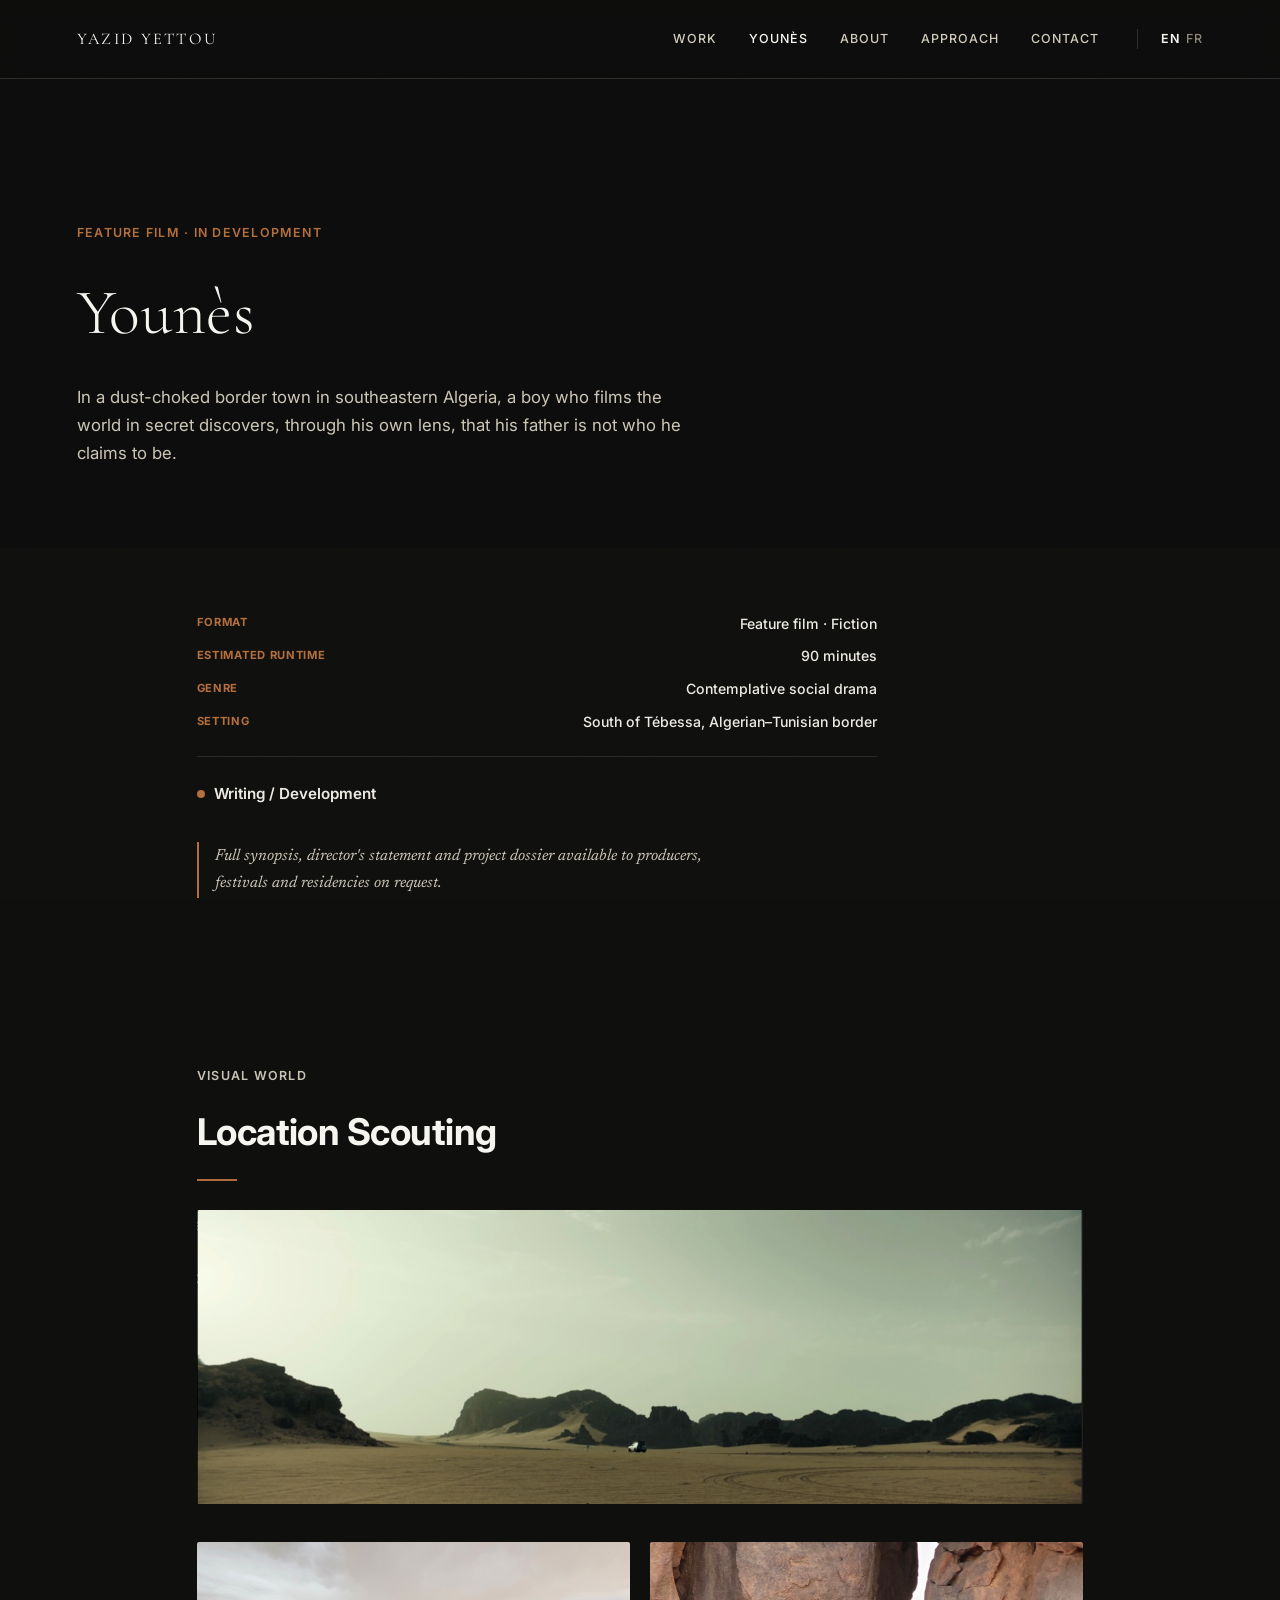
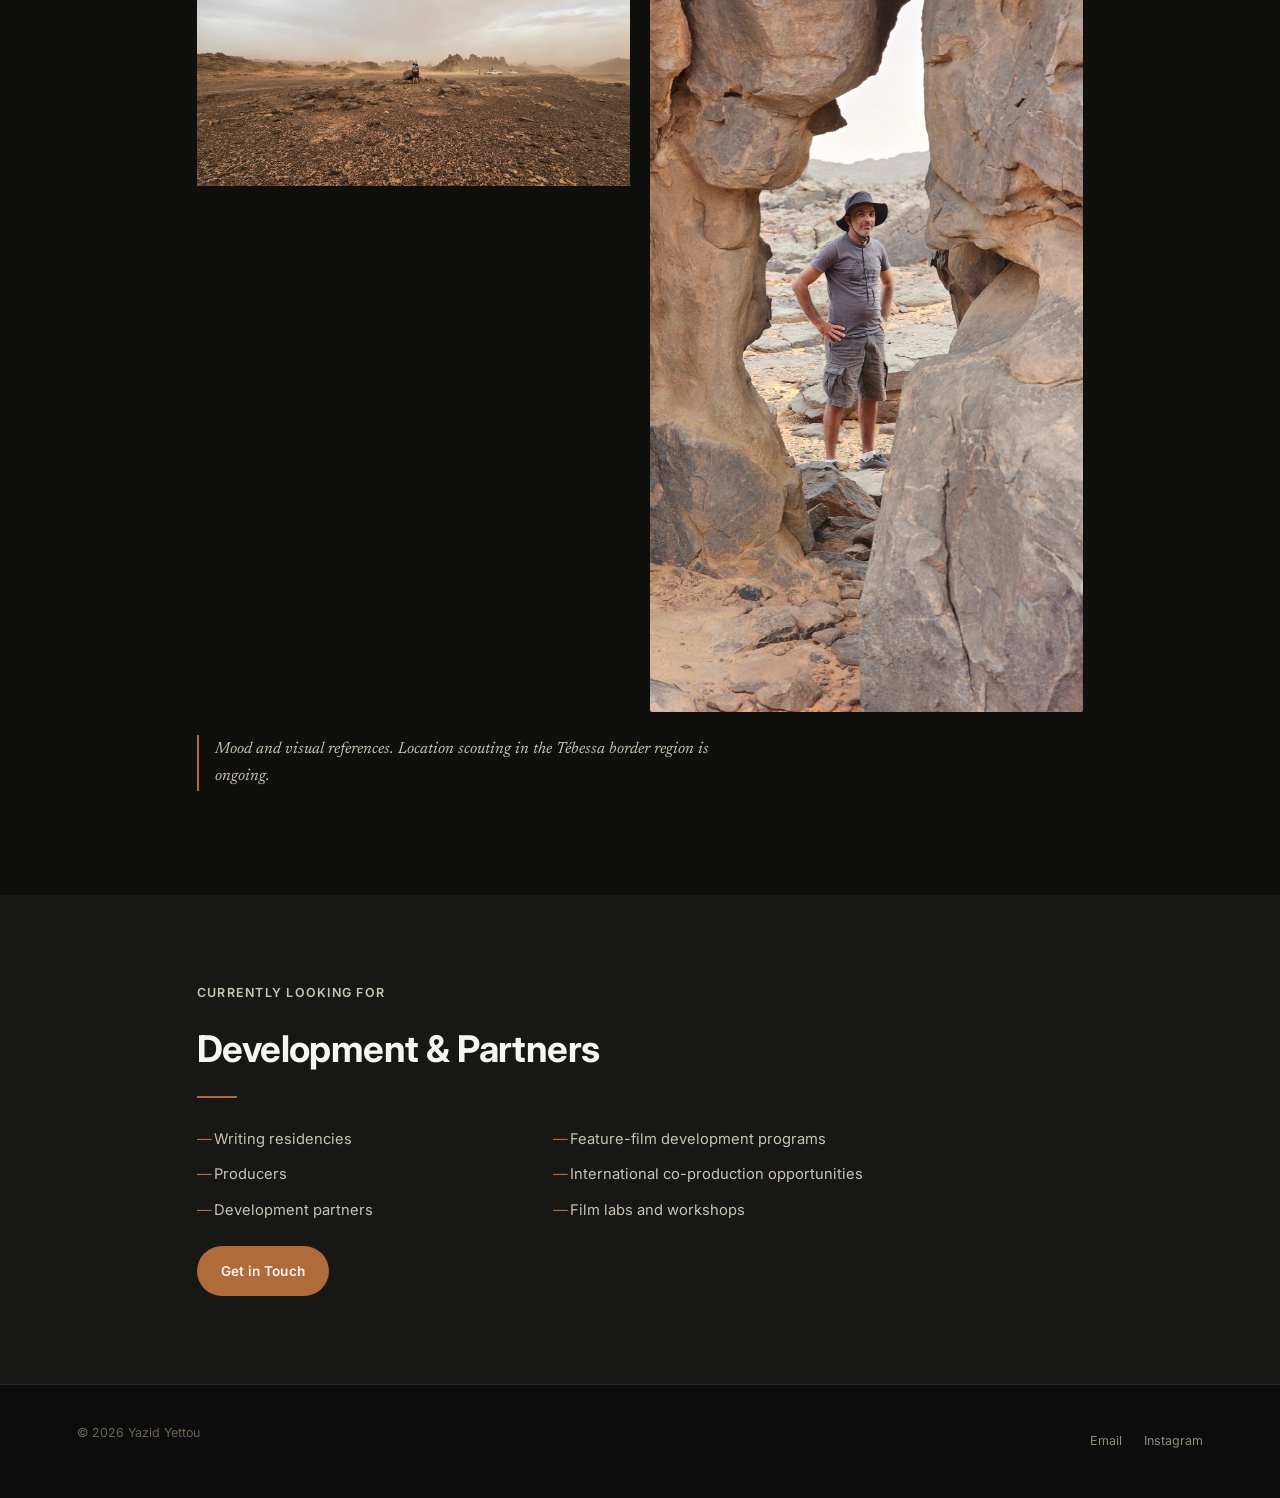
<file: younes.html>
<!DOCTYPE html>
<html lang="en">
<head>
<meta charset="UTF-8">
<meta name="viewport" content="width=device-width, initial-scale=1.0">
<title>Younès — Feature Film in Development | Yazid Yettou</title>
<meta name="description" content="Younès — a feature film in development by Yazid Yettou. A contemplative social drama set in a border town in southeastern Algeria. Currently seeking writing residencies and development partners.">
<link rel="canonical" href="https://yazidyettou.github.io/younes.html">
<link rel="alternate" hreflang="en" href="https://yazidyettou.github.io/younes.html">
<link rel="alternate" hreflang="fr" href="https://yazidyettou.github.io/fr/younes.html">
<meta property="og:type" content="website">
<meta property="og:title" content="Younès — Feature Film in Development | Yazid Yettou">
<meta property="og:description" content="A contemplative social drama set in a border town in southeastern Algeria. Currently seeking writing residencies and development partners.">
<meta property="og:image" content="https://yazidyettou.github.io/assets/gallery/gallery-sandstorm.jpg">
<meta property="og:url" content="https://yazidyettou.github.io/younes.html">
<link rel="preconnect" href="https://fonts.googleapis.com">
<link rel="preconnect" href="https://fonts.gstatic.com" crossorigin>
<link href="https://fonts.googleapis.com/css2?family=Cormorant+Garamond:wght@300;400&family=Inter:wght@400;500;600;700;800&family=Newsreader:ital@0;1&display=swap" rel="stylesheet">
<link rel="stylesheet" href="styles.css?v=5">
</head>
<body>

<div class="grain"></div>

<header class="nav">
  <a href="index.html" class="nav-logo">YAZID YETTOU</a>
  <nav class="nav-links" aria-label="Main navigation">
    <a href="films.html">Work</a>
    <a href="younes.html" aria-current="page">Younès</a>
    <a href="about.html">About</a>
    <a href="approach.html">Approach</a>
    <a href="contact.html">Contact</a>
    <span class="nav-lang">
      <a href="younes.html" aria-current="true">EN</a>
      <a href="fr/younes.html">FR</a>
    </span>
  </nav>
</header>

<main>

  <header class="page-header">
    <p class="eyebrow">Feature Film · In Development</p>
    <h1>Younès</h1>
    <p class="lede">In a dust-choked border town in southeastern Algeria, a boy who films the world in secret discovers, through his own lens, that his father is not who he claims to be.</p>
  </header>

  <section class="section section-paper section-tight">
    <div class="container">
      <dl class="meta-table meta-table-inline" style="max-width:680px;">
        <div><dt>Format</dt><dd>Feature film · Fiction</dd></div>
        <div><dt>Estimated runtime</dt><dd>90 minutes</dd></div>
        <div><dt>Genre</dt><dd>Contemplative social drama</dd></div>
        <div><dt>Setting</dt><dd>South of Tébessa, Algerian–Tunisian border</dd></div>
      </dl>
      <div class="status-line"><span class="status-dot"></span> Writing / Development</div>
      <p class="note" style="margin-top:1.6rem;">Full synopsis, director's statement and project dossier available to producers, festivals and residencies on request.</p>
    </div>
  </section>



  <section class="section section-paper">
    <div class="container">
      <p class="eyebrow">Visual World</p>
      <h2 class="title">Location Scouting</h2>
      <div class="bar"></div>
      <figure class="inline-still" style="margin-bottom:1rem;"><img src="assets/gallery/gallery-road.jpg" alt="Wide desert landscape, visual reference for Younès" loading="lazy"></figure>
      <div class="photo-row">
        <figure class="inline-still"><img src="assets/gallery/gallery-sandstorm.jpg" alt="Dust and haze, visual reference for Younès" loading="lazy"></figure>
        <figure class="inline-still"><img src="assets/gallery/gallery-rockformation.jpg" alt="Rock formations, visual reference for Younès" loading="lazy"></figure>
      </div>
      <p class="note" style="margin-top:1.4rem;">Mood and visual references. Location scouting in the Tébessa border region is ongoing.</p>
    </div>
  </section>

  <section class="section section-paper-2">
    <div class="container">
      <p class="eyebrow">Currently Looking For</p>
      <h2 class="title">Development &amp; Partners</h2>
      <div class="bar"></div>
      <ul class="looking-list">
        <li>Writing residencies</li>
        <li>Feature-film development programs</li>
        <li>Producers</li>
        <li>International co-production opportunities</li>
        <li>Development partners</li>
        <li>Film labs and workshops</li>
      </ul>
      <div class="materials-list">
        <a class="btn" href="contact.html">Get in Touch</a>
      </div>
    </div>
  </section>

</main>

<footer class="footer">
  <p>© 2026 Yazid Yettou</p>
  <div class="footer-links">
    <a href="mailto:yazid.yettou@gmail.com">Email</a>
    <a href="https://instagram.com/yazidyettou" target="_blank" rel="noopener">Instagram</a>
  </div>
</footer>

<script src="script.js?v=5"></script>
</body>
</html>
</file>
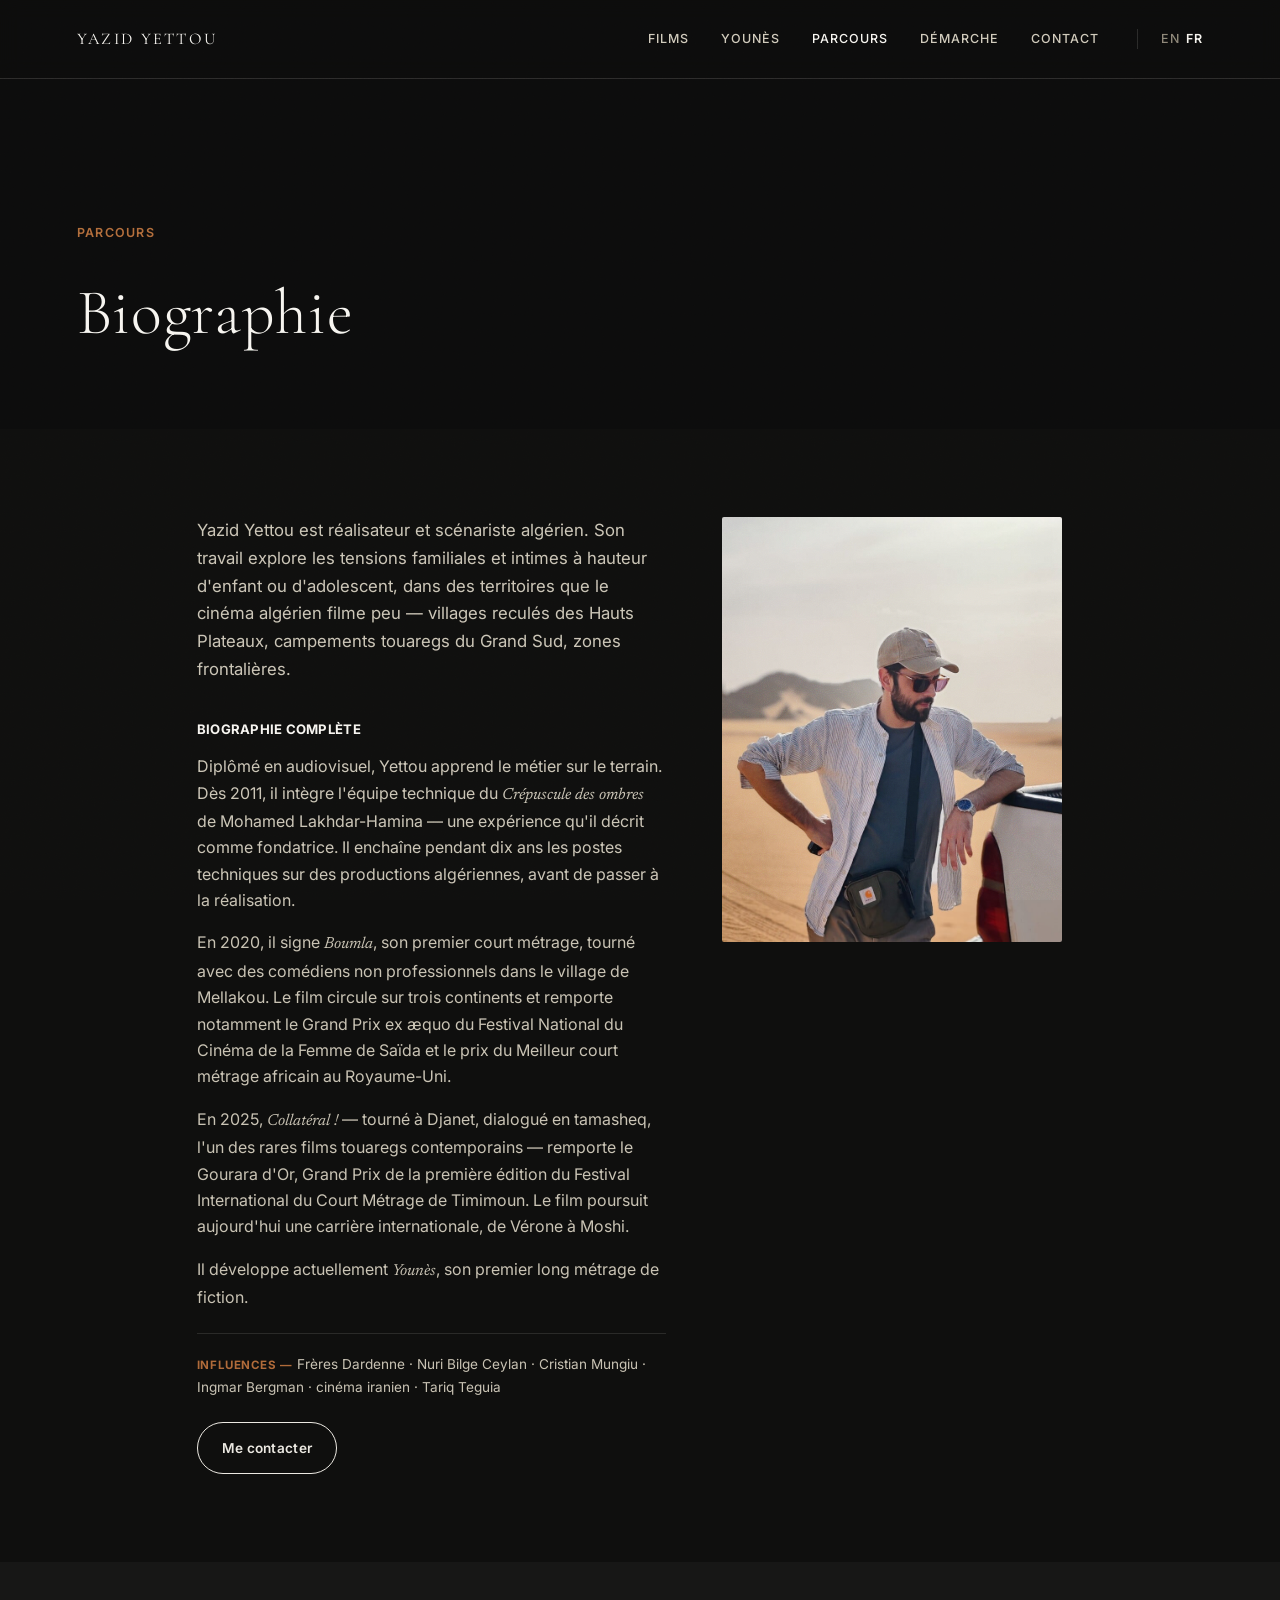
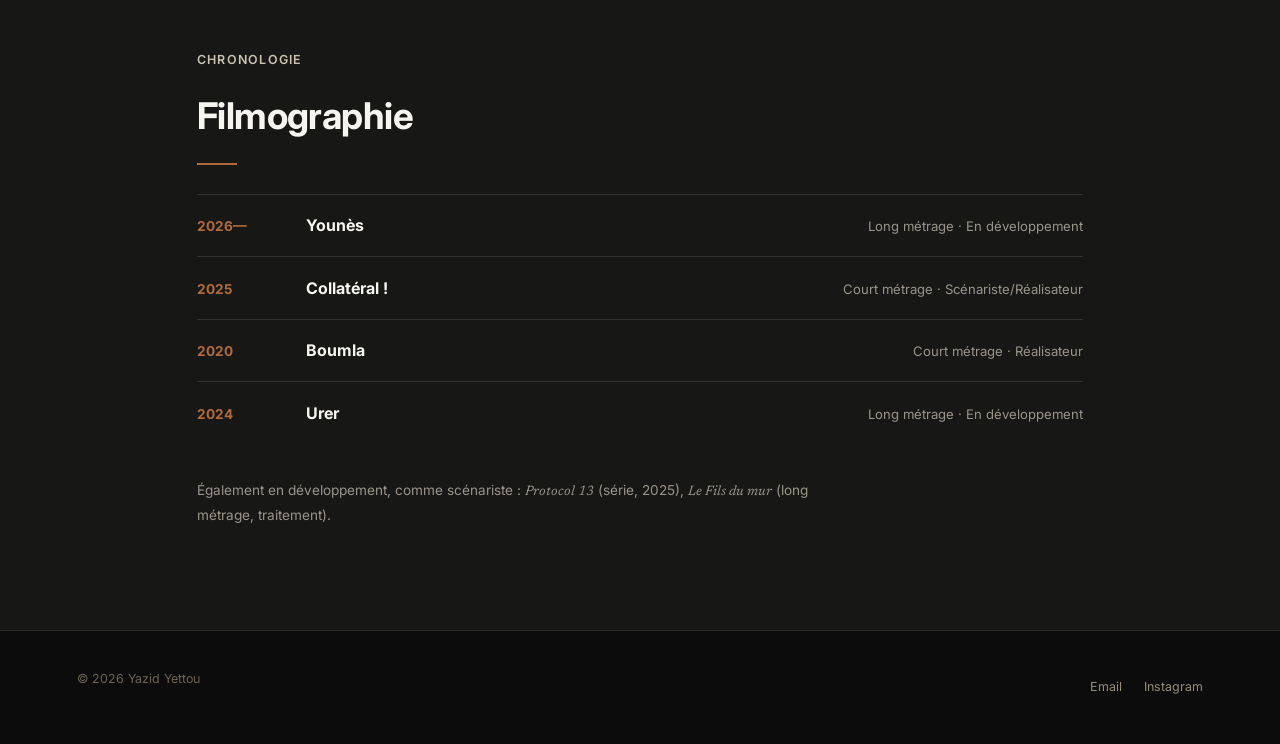
<file: fr/about.html>
<!DOCTYPE html>
<html lang="fr">
<head>
<meta charset="UTF-8">
<meta name="viewport" content="width=device-width, initial-scale=1.0">
<title>Parcours — Yazid Yettou, réalisateur algérien</title>
<meta name="description" content="Biographie et filmographie de Yazid Yettou, réalisateur et scénariste algérien. Du travail technique sur des plateaux algériens à la réalisation de Boumla et Collatéral !.">
<link rel="canonical" href="https://yazidyettou.github.io/fr/about.html">
<link rel="alternate" hreflang="fr" href="https://yazidyettou.github.io/fr/about.html">
<link rel="alternate" hreflang="en" href="https://yazidyettou.github.io/about.html">
<meta property="og:type" content="profile">
<meta property="og:title" content="Parcours — Yazid Yettou, réalisateur algérien">
<meta property="og:description" content="Biographie et filmographie de Yazid Yettou, réalisateur et scénariste algérien.">
<meta property="og:image" content="https://yazidyettou.github.io/assets/portrait.jpg">
<meta property="og:url" content="https://yazidyettou.github.io/fr/about.html">
<link rel="preconnect" href="https://fonts.googleapis.com">
<link rel="preconnect" href="https://fonts.gstatic.com" crossorigin>
<link href="https://fonts.googleapis.com/css2?family=Cormorant+Garamond:wght@300;400&family=Inter:wght@400;500;600;700;800&family=Newsreader:ital@0;1&display=swap" rel="stylesheet">
<link rel="stylesheet" href="../styles.css?v=5">
</head>
<body>

<div class="grain"></div>
<div class="lightbox" id="lightbox">
  <button class="lightbox-close" id="lightboxClose" aria-label="Fermer">&times;</button>
  <img id="lightboxImg" alt="">
</div>

<header class="nav">
  <a href="index.html" class="nav-logo">YAZID YETTOU</a>
  <nav class="nav-links" aria-label="Navigation principale">
    <a href="films.html">Films</a>
    <a href="younes.html">Younès</a>
    <a href="about.html" aria-current="page">Parcours</a>
    <a href="approach.html">Démarche</a>
    <a href="contact.html">Contact</a>
    <span class="nav-lang">
      <a href="../about.html">EN</a>
      <a href="about.html" aria-current="true">FR</a>
    </span>
  </nav>
</header>

<main>

  <header class="page-header">
    <p class="eyebrow">Parcours</p>
    <h1>Biographie</h1>
  </header>

  <section class="section section-paper">
    <div class="container two-col">
      <div>
        <p class="lede">Yazid Yettou est réalisateur et scénariste algérien. Son travail explore les tensions familiales et intimes à hauteur d'enfant ou d'adolescent, dans des territoires que le cinéma algérien filme peu — villages reculés des Hauts Plateaux, campements touaregs du Grand Sud, zones frontalières.</p>

        <h3 class="sub-title">Biographie complète</h3>
        <p>Diplômé en audiovisuel, Yettou apprend le métier sur le terrain. Dès 2011, il intègre l'équipe technique du <em>Crépuscule des ombres</em> de Mohamed Lakhdar-Hamina — une expérience qu'il décrit comme fondatrice. Il enchaîne pendant dix ans les postes techniques sur des productions algériennes, avant de passer à la réalisation.</p>
        <p>En 2020, il signe <em>Boumla</em>, son premier court métrage, tourné avec des comédiens non professionnels dans le village de Mellakou. Le film circule sur trois continents et remporte notamment le Grand Prix ex æquo du Festival National du Cinéma de la Femme de Saïda et le prix du Meilleur court métrage africain au Royaume-Uni.</p>
        <p>En 2025, <em>Collatéral&nbsp;!</em> — tourné à Djanet, dialogué en tamasheq, l'un des rares films touaregs contemporains — remporte le Gourara d'Or, Grand Prix de la première édition du Festival International du Court Métrage de Timimoun. Le film poursuit aujourd'hui une carrière internationale, de Vérone à Moshi.</p>
        <p>Il développe actuellement <em>Younès</em>, son premier long métrage de fiction.</p>

        <p class="influences"><span>Influences —</span> Frères Dardenne · Nuri Bilge Ceylan · Cristian Mungiu · Ingmar Bergman · cinéma iranien · Tariq Teguia</p>

        <div class="materials-list">
          <a class="btn btn-outline" href="contact.html">Me contacter</a>
        </div>
      </div>
      <div class="frame">
        <img src="../assets/portrait.jpg" alt="Yazid Yettou">
      </div>
    </div>
  </section>

  <section class="section section-paper-2">
    <div class="container">
      <p class="eyebrow">Chronologie</p>
      <h2 class="title">Filmographie</h2>
      <div class="bar"></div>
      <div class="filmography">
        <div class="filmography-item">
          <span class="fy">2026—</span>
          <div><h3>Younès</h3></div>
          <span class="fmeta">Long métrage · En développement</span>
        </div>
        <div class="filmography-item">
          <span class="fy">2025</span>
          <div><h3>Collatéral&nbsp;!</h3></div>
          <span class="fmeta">Court métrage · Scénariste/Réalisateur</span>
        </div>
        <div class="filmography-item">
          <span class="fy">2020</span>
          <div><h3>Boumla</h3></div>
          <span class="fmeta">Court métrage · Réalisateur</span>
        </div>
        <div class="filmography-item">
          <span class="fy">2024</span>
          <div><h3>Urer</h3></div>
          <span class="fmeta">Long métrage · En développement</span>
        </div>
      </div>

      <p style="margin-top:2.2rem; font-size:0.85rem; color:var(--ink-soft);">Également en développement, comme scénariste&nbsp;: <em>Protocol 13</em> (série, 2025), <em>Le Fils du mur</em> (long métrage, traitement).</p>
    </div>
  </section>

</main>

<footer class="footer">
  <p>© 2026 Yazid Yettou</p>
  <div class="footer-links">
    <a href="mailto:yazid.yettou@gmail.com">Email</a>
    <a href="https://instagram.com/yazidyettou" target="_blank" rel="noopener">Instagram</a>
  </div>
</footer>

<script src="../script.js?v=5"></script>
</body>
</html>
</file>
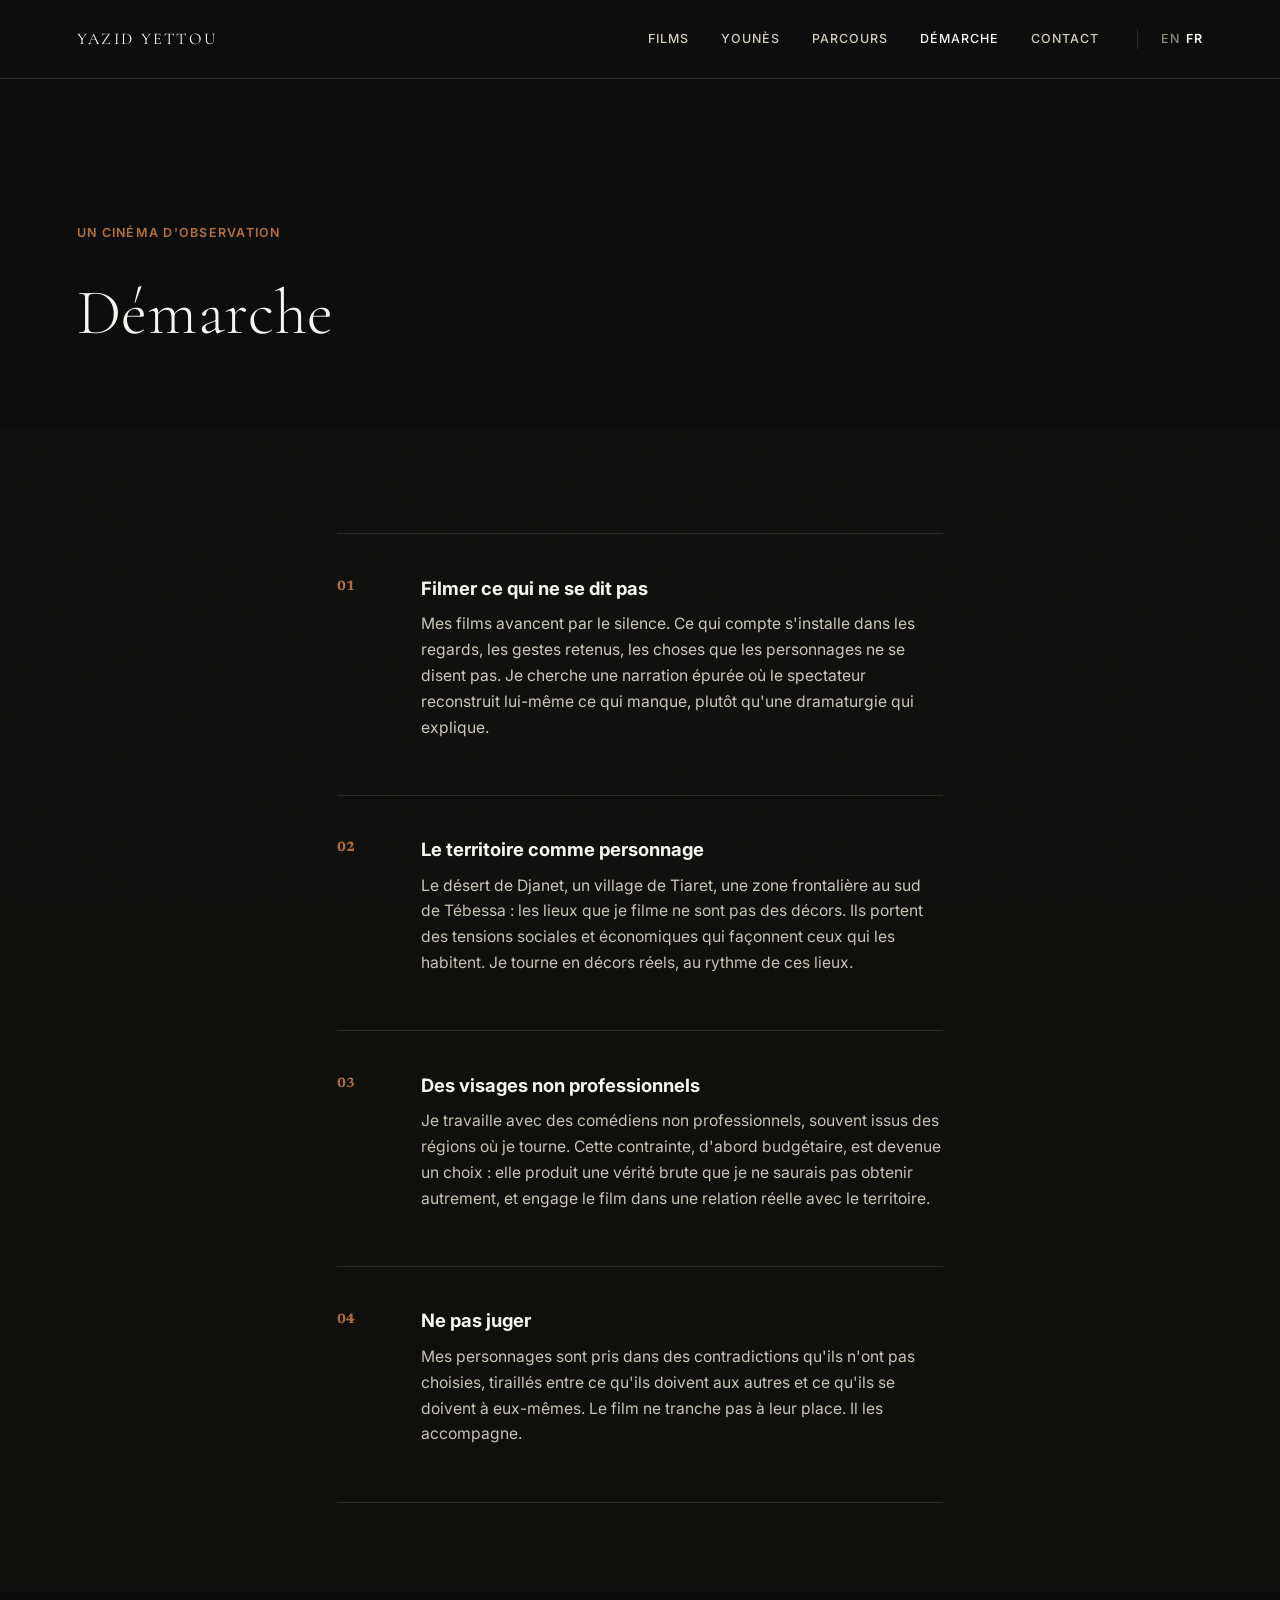
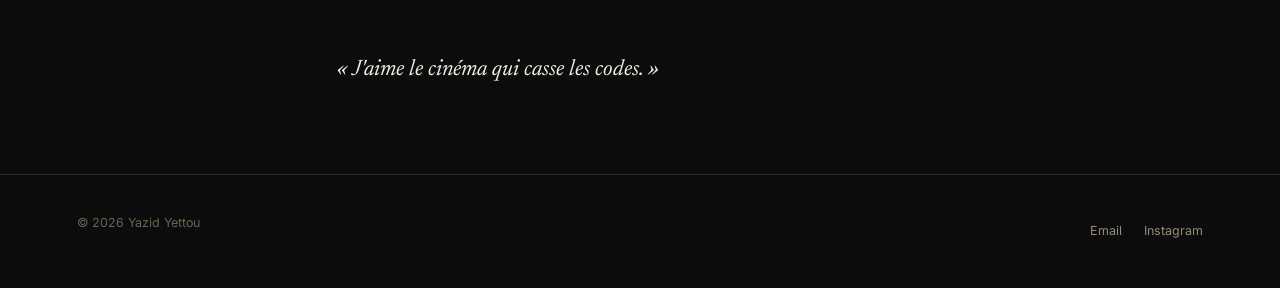
<file: fr/approach.html>
<!DOCTYPE html>
<html lang="fr">
<head>
<meta charset="UTF-8">
<meta name="viewport" content="width=device-width, initial-scale=1.0">
<title>Démarche artistique — Yazid Yettou</title>
<meta name="description" content="La démarche artistique de Yazid Yettou : le silence, le territoire comme personnage, les visages non professionnels, et le refus de juger ses personnages.">
<link rel="canonical" href="https://yazidyettou.github.io/fr/approach.html">
<link rel="alternate" hreflang="fr" href="https://yazidyettou.github.io/fr/approach.html">
<link rel="alternate" hreflang="en" href="https://yazidyettou.github.io/approach.html">
<meta property="og:type" content="website">
<meta property="og:title" content="Démarche artistique — Yazid Yettou">
<meta property="og:description" content="Le silence, le territoire comme personnage, les visages non professionnels, et le refus de juger — la démarche de Yazid Yettou.">
<meta property="og:image" content="https://yazidyettou.github.io/assets/gallery/gallery-directing.jpg">
<meta property="og:url" content="https://yazidyettou.github.io/fr/approach.html">
<link rel="preconnect" href="https://fonts.googleapis.com">
<link rel="preconnect" href="https://fonts.gstatic.com" crossorigin>
<link href="https://fonts.googleapis.com/css2?family=Cormorant+Garamond:wght@300;400&family=Inter:wght@400;500;600;700;800&family=Newsreader:ital@0;1&display=swap" rel="stylesheet">
<link rel="stylesheet" href="../styles.css?v=5">
</head>
<body>

<div class="grain"></div>
<div class="lightbox" id="lightbox">
  <button class="lightbox-close" id="lightboxClose" aria-label="Fermer">&times;</button>
  <img id="lightboxImg" alt="">
</div>

<header class="nav">
  <a href="index.html" class="nav-logo">YAZID YETTOU</a>
  <nav class="nav-links" aria-label="Navigation principale">
    <a href="films.html">Films</a>
    <a href="younes.html">Younès</a>
    <a href="about.html">Parcours</a>
    <a href="approach.html" aria-current="page">Démarche</a>
    <a href="contact.html">Contact</a>
    <span class="nav-lang">
      <a href="../approach.html">EN</a>
      <a href="approach.html" aria-current="true">FR</a>
    </span>
  </nav>
</header>

<main>

  <header class="page-header">
    <p class="eyebrow">Un cinéma d'observation</p>
    <h1>Démarche</h1>
  </header>

  <section class="section section-paper">
    <div class="container-narrow">
      <div class="numbered-list">
        <div class="numbered-item">
          <span class="num">01</span>
          <div>
            <h3>Filmer ce qui ne se dit pas</h3>
            <p>Mes films avancent par le silence. Ce qui compte s'installe dans les regards, les gestes retenus, les choses que les personnages ne se disent pas. Je cherche une narration épurée où le spectateur reconstruit lui-même ce qui manque, plutôt qu'une dramaturgie qui explique.</p>
          </div>
        </div>
        <div class="numbered-item">
          <span class="num">02</span>
          <div>
            <h3>Le territoire comme personnage</h3>
            <p>Le désert de Djanet, un village de Tiaret, une zone frontalière au sud de Tébessa&nbsp;: les lieux que je filme ne sont pas des décors. Ils portent des tensions sociales et économiques qui façonnent ceux qui les habitent. Je tourne en décors réels, au rythme de ces lieux.</p>
          </div>
        </div>
        <div class="numbered-item">
          <span class="num">03</span>
          <div>
            <h3>Des visages non professionnels</h3>
            <p>Je travaille avec des comédiens non professionnels, souvent issus des régions où je tourne. Cette contrainte, d'abord budgétaire, est devenue un choix&nbsp;: elle produit une vérité brute que je ne saurais pas obtenir autrement, et engage le film dans une relation réelle avec le territoire.</p>
          </div>
        </div>
        <div class="numbered-item">
          <span class="num">04</span>
          <div>
            <h3>Ne pas juger</h3>
            <p>Mes personnages sont pris dans des contradictions qu'ils n'ont pas choisies, tiraillés entre ce qu'ils doivent aux autres et ce qu'ils se doivent à eux-mêmes. Le film ne tranche pas à leur place. Il les accompagne.</p>
          </div>
        </div>
      </div>
    </div>
  </section>

  <section class="section section-dark section-tight">
    <div class="container-narrow">
      <blockquote class="pull-quote">« J'aime le cinéma qui casse les codes. »</blockquote>
    </div>
  </section>

</main>

<footer class="footer">
  <p>© 2026 Yazid Yettou</p>
  <div class="footer-links">
    <a href="mailto:yazid.yettou@gmail.com">Email</a>
    <a href="https://instagram.com/yazidyettou" target="_blank" rel="noopener">Instagram</a>
  </div>
</footer>

<script src="../script.js?v=5"></script>
</body>
</html>
</file>
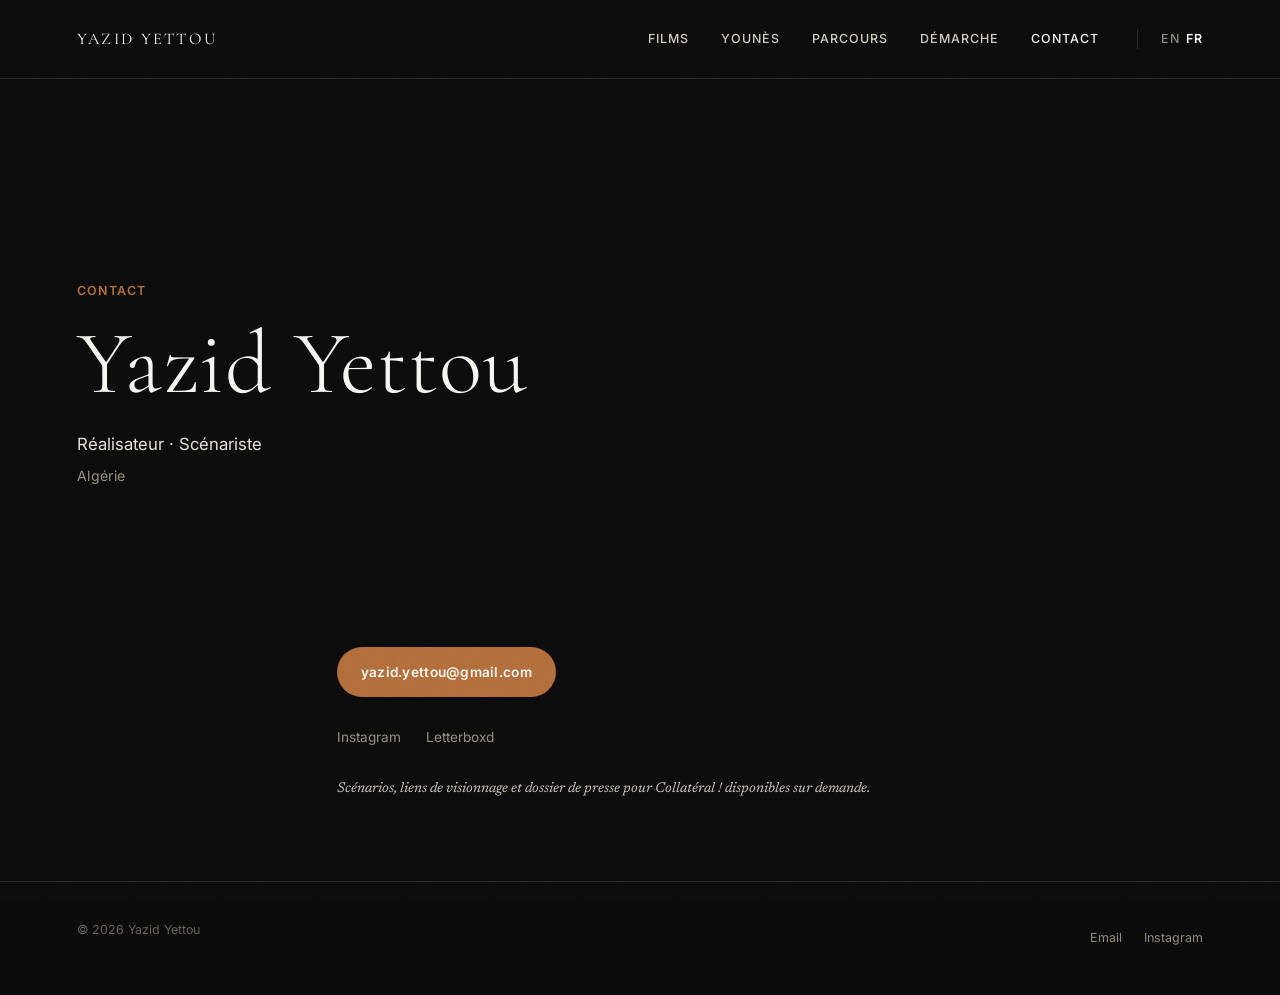
<file: fr/contact.html>
<!DOCTYPE html>
<html lang="fr">
<head>
<meta charset="UTF-8">
<meta name="viewport" content="width=device-width, initial-scale=1.0">
<title>Contact — Yazid Yettou</title>
<meta name="description" content="Contacter Yazid Yettou, réalisateur et scénariste algérien, pour toute demande de coproduction, festival, résidence ou presse.">
<link rel="canonical" href="https://yazidyettou.github.io/fr/contact.html">
<link rel="alternate" hreflang="fr" href="https://yazidyettou.github.io/fr/contact.html">
<link rel="alternate" hreflang="en" href="https://yazidyettou.github.io/contact.html">
<meta property="og:type" content="website">
<meta property="og:title" content="Contact — Yazid Yettou">
<meta property="og:description" content="Contacter Yazid Yettou, réalisateur et scénariste algérien.">
<meta property="og:url" content="https://yazidyettou.github.io/fr/contact.html">
<link rel="preconnect" href="https://fonts.googleapis.com">
<link rel="preconnect" href="https://fonts.gstatic.com" crossorigin>
<link href="https://fonts.googleapis.com/css2?family=Cormorant+Garamond:wght@300;400&family=Inter:wght@400;500;600;700;800&family=Newsreader:ital@0;1&display=swap" rel="stylesheet">
<link rel="stylesheet" href="../styles.css?v=5">
</head>
<body>

<div class="grain"></div>

<header class="nav">
  <a href="index.html" class="nav-logo">YAZID YETTOU</a>
  <nav class="nav-links" aria-label="Navigation principale">
    <a href="films.html">Films</a>
    <a href="younes.html">Younès</a>
    <a href="about.html">Parcours</a>
    <a href="approach.html">Démarche</a>
    <a href="contact.html" aria-current="page">Contact</a>
    <span class="nav-lang">
      <a href="../contact.html">EN</a>
      <a href="contact.html" aria-current="true">FR</a>
    </span>
  </nav>
</header>

<main>

  <section class="hero" style="min-height:56vh;">
    <div class="hero-bg"></div>
    <div class="hero-content contact-section">
      <p class="eyebrow">Contact</p>
      <h1>Yazid Yettou</h1>
      <p class="hero-role">Réalisateur · Scénariste</p>
      <p class="hero-loc">Algérie</p>
    </div>
  </section>

  <section class="section section-dark section-tight contact-section">
    <div class="container-narrow">
      <a class="btn" href="mailto:yazid.yettou@gmail.com">yazid.yettou@gmail.com</a>
      <div class="contact-meta">
        <a href="https://instagram.com/yazidyettou" target="_blank" rel="noopener">Instagram</a>
        <a href="https://letterboxd.com/film/collateral-2025/" target="_blank" rel="noopener">Letterboxd</a>
      </div>
      <p class="contact-note">Scénarios, liens de visionnage et dossier de presse pour Collatéral ! disponibles sur demande.</p>
    </div>
  </section>

</main>

<footer class="footer">
  <p>© 2026 Yazid Yettou</p>
  <div class="footer-links">
    <a href="mailto:yazid.yettou@gmail.com">Email</a>
    <a href="https://instagram.com/yazidyettou" target="_blank" rel="noopener">Instagram</a>
  </div>
</footer>

<script src="../script.js?v=5"></script>
</body>
</html>
</file>
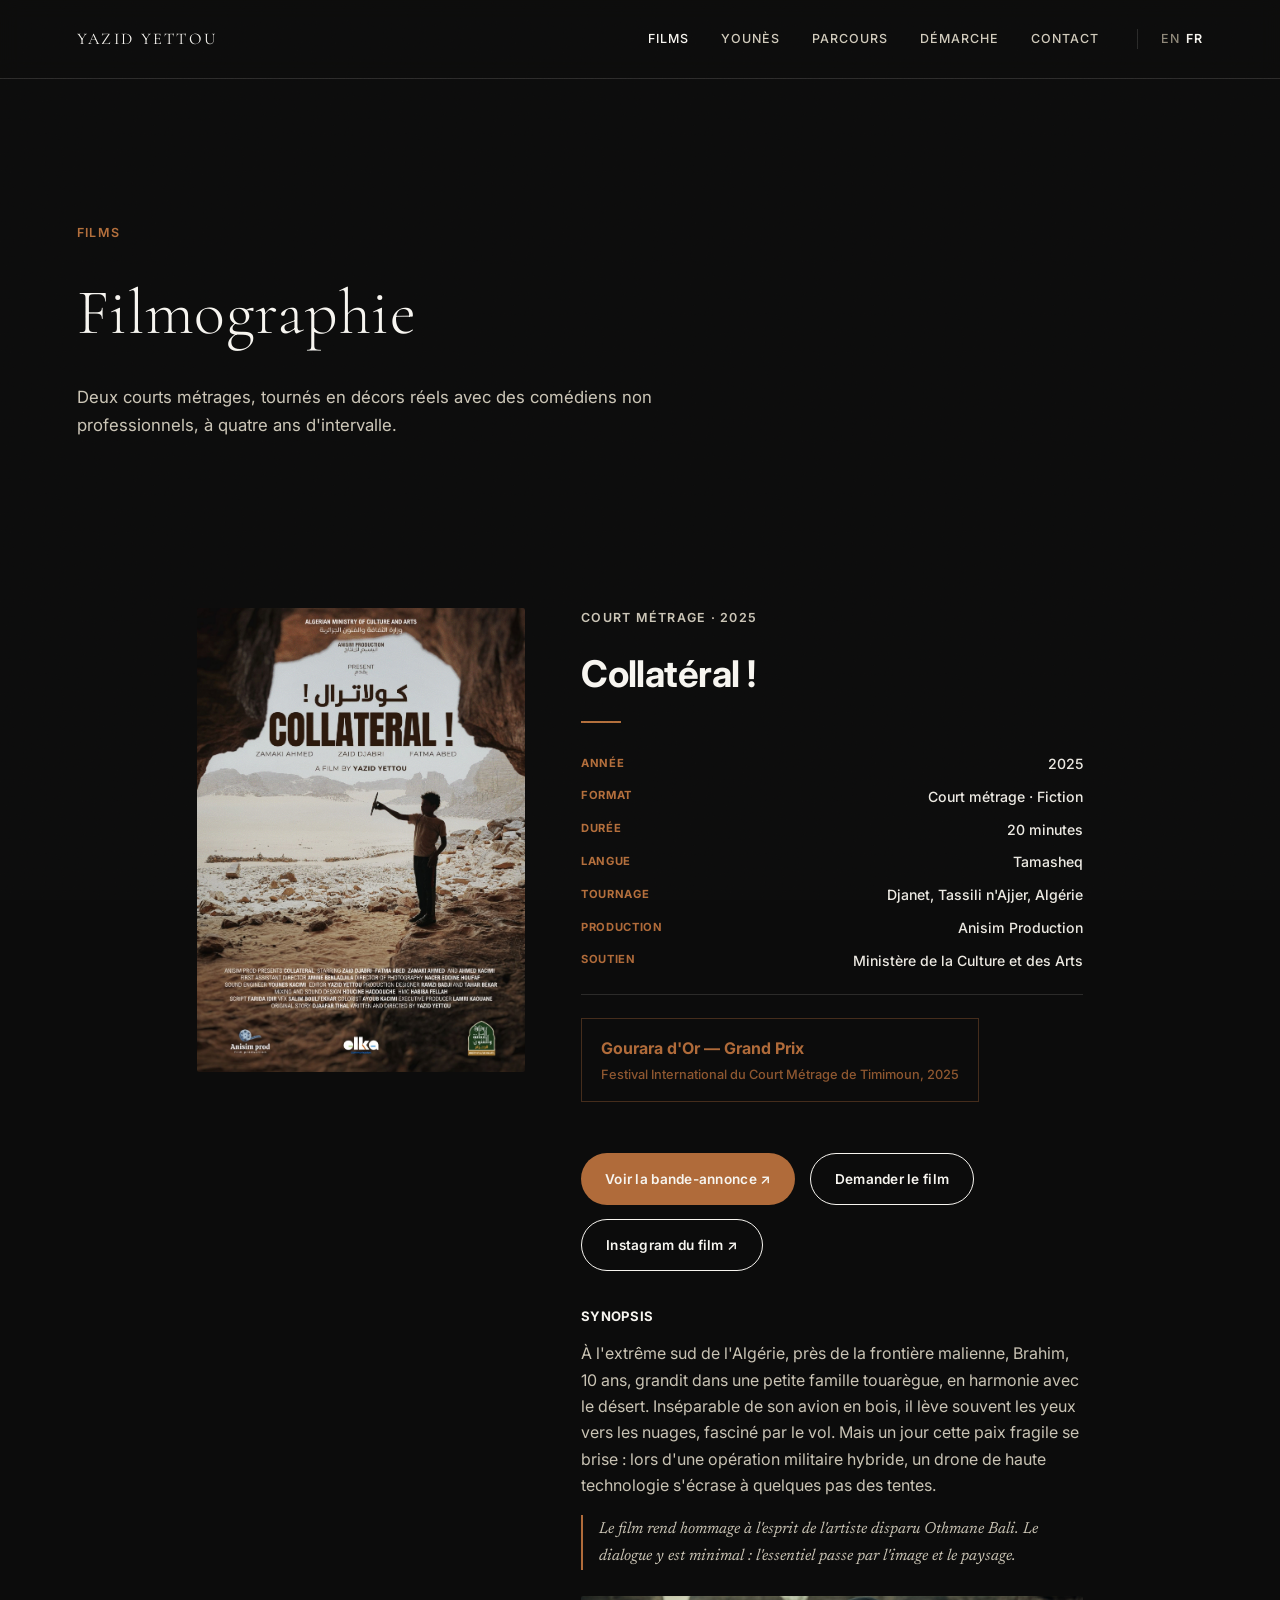
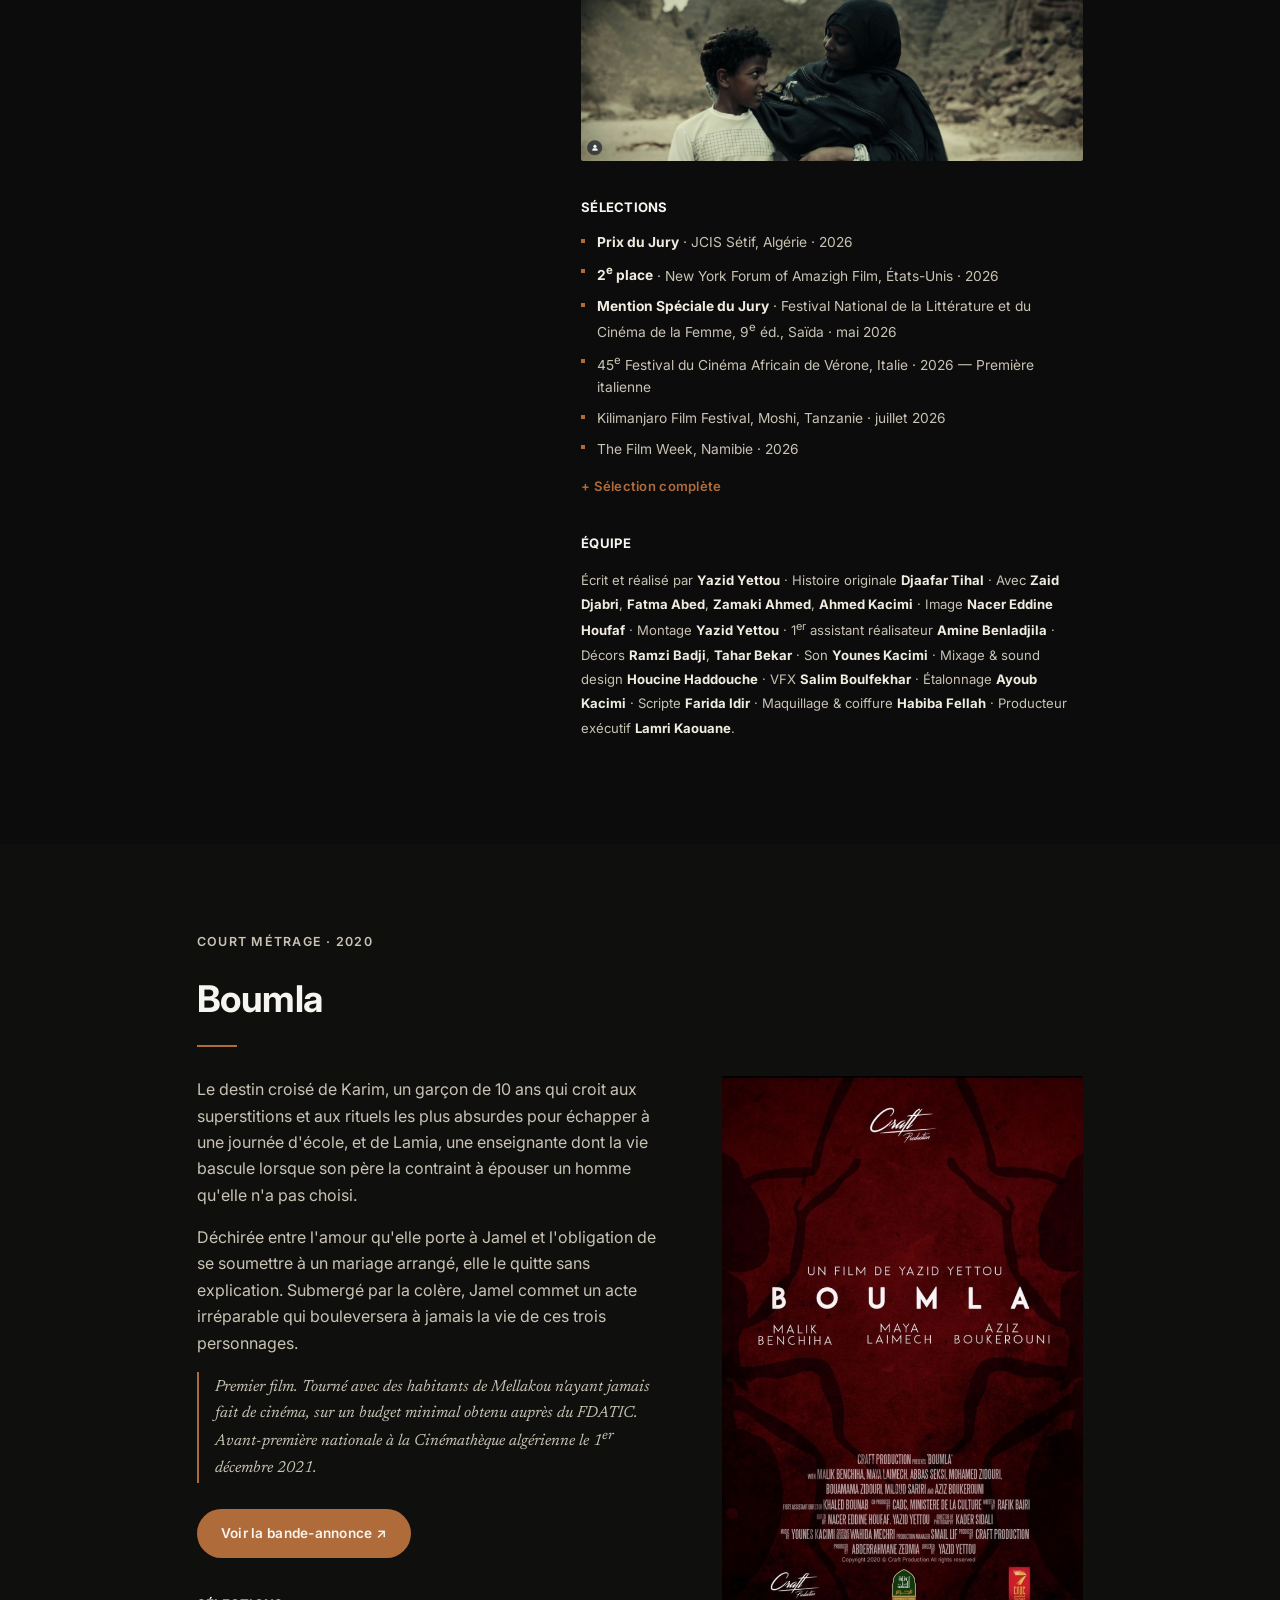
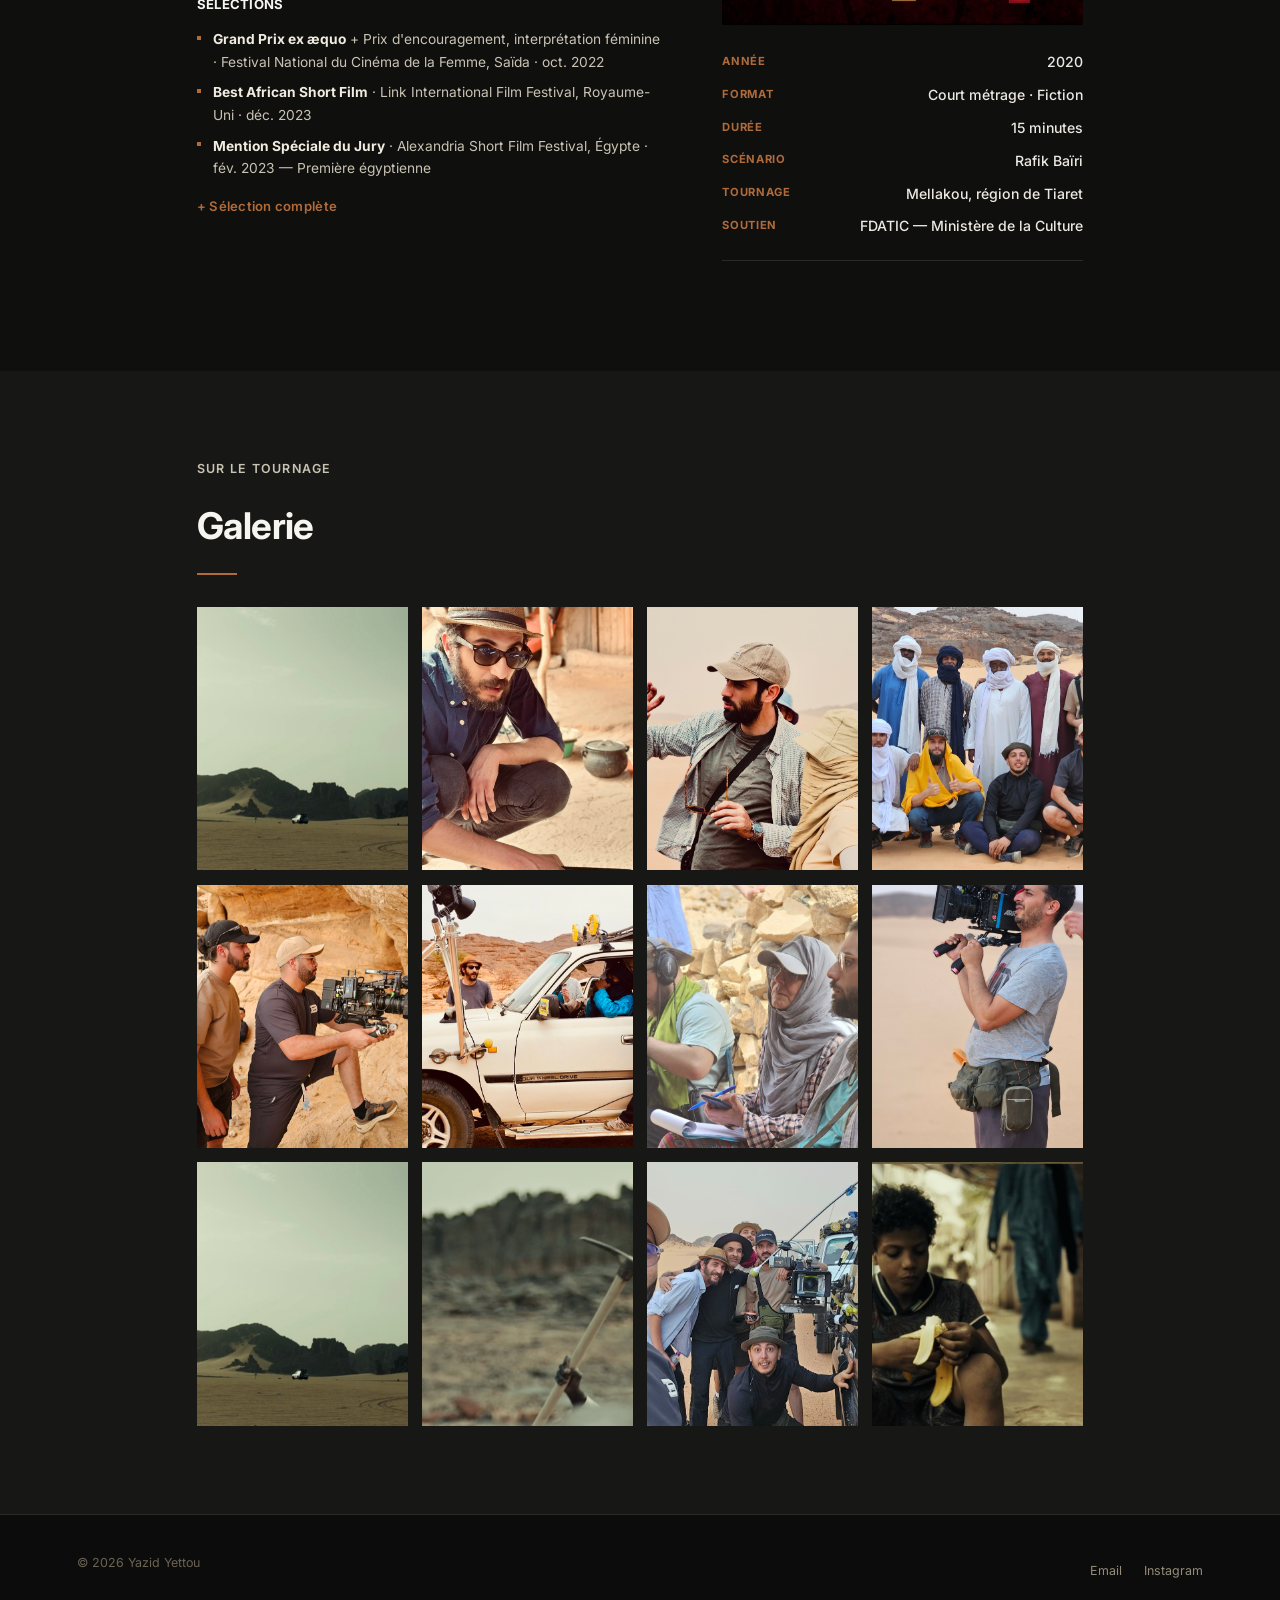
<file: fr/films.html>
<!DOCTYPE html>
<html lang="fr">
<head>
<meta charset="UTF-8">
<meta name="viewport" content="width=device-width, initial-scale=1.0">
<title>Films — Collatéral ! &amp; Boumla | Yazid Yettou</title>
<meta name="description" content="Collatéral ! (2025), Gourara d'Or au Festival International du Court Métrage de Timimoun, et Boumla (2020) — courts métrages de Yazid Yettou.">
<link rel="canonical" href="https://yazidyettou.github.io/fr/films.html">
<link rel="alternate" hreflang="fr" href="https://yazidyettou.github.io/fr/films.html">
<link rel="alternate" hreflang="en" href="https://yazidyettou.github.io/films.html">
<meta property="og:type" content="website">
<meta property="og:title" content="Films — Collatéral ! & Boumla | Yazid Yettou">
<meta property="og:description" content="Collatéral ! (2025), Gourara d'Or, et Boumla (2020) — courts métrages de Yazid Yettou.">
<meta property="og:image" content="https://yazidyettou.github.io/assets/collateral-poster.jpg">
<meta property="og:url" content="https://yazidyettou.github.io/fr/films.html">
<link rel="preconnect" href="https://fonts.googleapis.com">
<link rel="preconnect" href="https://fonts.gstatic.com" crossorigin>
<link href="https://fonts.googleapis.com/css2?family=Cormorant+Garamond:wght@300;400&family=Inter:wght@400;500;600;700;800&family=Newsreader:ital@0;1&display=swap" rel="stylesheet">
<link rel="stylesheet" href="../styles.css?v=5">
</head>
<body>

<div class="grain"></div>
<div class="lightbox" id="lightbox">
  <button class="lightbox-close" id="lightboxClose" aria-label="Fermer">&times;</button>
  <img id="lightboxImg" alt="">
</div>

<header class="nav">
  <a href="index.html" class="nav-logo">YAZID YETTOU</a>
  <nav class="nav-links" aria-label="Navigation principale">
    <a href="films.html" aria-current="page">Films</a>
    <a href="younes.html">Younès</a>
    <a href="about.html">Parcours</a>
    <a href="approach.html">Démarche</a>
    <a href="contact.html">Contact</a>
    <span class="nav-lang">
      <a href="../films.html">EN</a>
      <a href="films.html" aria-current="true">FR</a>
    </span>
  </nav>
</header>

<main>

  <header class="page-header">
    <p class="eyebrow">Films</p>
    <h1>Filmographie</h1>
    <p class="lede">Deux courts métrages, tournés en décors réels avec des comédiens non professionnels, à quatre ans d'intervalle.</p>
  </header>

  <!-- COLLATERAL -->
  <section class="section section-dark film-section" id="collateral">
    <div class="container two-col film-layout">
      <div class="poster-frame">
        <img src="../assets/collateral-poster.jpg" alt="Affiche de Collatéral ! — un garçon tenant un avion en bois dans le désert de Djanet">
      </div>
      <div>
        <p class="eyebrow">Court métrage · 2025</p>
        <h2 class="title">Collatéral&nbsp;!</h2>
        <div class="bar"></div>
        <dl class="meta-table">
          <div><dt>Année</dt><dd>2025</dd></div>
          <div><dt>Format</dt><dd>Court métrage · Fiction</dd></div>
          <div><dt>Durée</dt><dd>20 minutes</dd></div>
          <div><dt>Langue</dt><dd>Tamasheq</dd></div>
          <div><dt>Tournage</dt><dd>Djanet, Tassili n'Ajjer, Algérie</dd></div>
          <div><dt>Production</dt><dd>Anisim Production</dd></div>
          <div><dt>Soutien</dt><dd>Ministère de la Culture et des Arts</dd></div>
        </dl>

        <div class="award-badge">Gourara d'Or — Grand Prix<span>Festival International du Court Métrage de Timimoun, 2025</span></div>

        <div class="film-actions">
          <a class="btn" href="https://youtu.be/RdSYtjq_hiM" target="_blank" rel="noopener">Voir la bande-annonce ↗</a>
          <a class="btn btn-outline" href="contact.html">Demander le film</a>
          <a class="btn btn-outline" href="https://www.instagram.com/collateral.lefilm/" target="_blank" rel="noopener">Instagram du film ↗</a>
        </div>

        <h3 class="sub-title">Synopsis</h3>
        <p>À l'extrême sud de l'Algérie, près de la frontière malienne, Brahim, 10 ans, grandit dans une petite famille touarègue, en harmonie avec le désert. Inséparable de son avion en bois, il lève souvent les yeux vers les nuages, fasciné par le vol. Mais un jour cette paix fragile se brise&nbsp;: lors d'une opération militaire hybride, un drone de haute technologie s'écrase à quelques pas des tentes.</p>
        <p class="note">Le film rend hommage à l'esprit de l'artiste disparu Othmane Bali. Le dialogue y est minimal&nbsp;: l'essentiel passe par l'image et le paysage.</p>

        <figure class="inline-still">
          <img src="../assets/gallery/gallery-motherson.jpg" alt="Scène mère et fils, Collatéral !" loading="lazy">
        </figure>

        <h3 class="sub-title">Sélections</h3>
        <ul class="festival-list">
          <li><strong>Prix du Jury</strong> · JCIS Sétif, Algérie · 2026</li>
          <li><strong>2<sup>e</sup> place</strong> · New York Forum of Amazigh Film, États-Unis · 2026</li>
          <li><strong>Mention Spéciale du Jury</strong> · Festival National de la Littérature et du Cinéma de la Femme, 9<sup>e</sup> éd., Saïda · mai 2026</li>
          <li>45<sup>e</sup> Festival du Cinéma Africain de Vérone, Italie · 2026 — Première italienne</li>
          <li>Kilimanjaro Film Festival, Moshi, Tanzanie · juillet 2026</li>
          <li>The Film Week, Namibie · 2026</li>
        </ul>
        <details class="festival-more">
          <summary>Sélection complète</summary>
          <ul class="festival-list">
            <li>Filmare la Storia, Turin, Italie · 2026</li>
            <li>Festival International d'Imedghassen, Algérie · 2025–2026</li>
            <li>Pulling Focus — African American Film Festival, Iowa, États-Unis · 2026</li>
            <li>Native Spirit Film Festival, Londres, Royaume-Uni · oct. 2026</li>
            <li>International African Film Festival in Argentina (FICAA) · 2026</li>
            <li>Uncolonial Film Festival, Münster, Allemagne · août 2026</li>
            <li>YS Festival — festival du court métrage algérien, Cévennes, France · 2026</li>
          </ul>
        </details>

        <h3 class="sub-title">Équipe</h3>
        <p class="crew">Écrit et réalisé par <strong>Yazid Yettou</strong> · Histoire originale <strong>Djaafar Tihal</strong> · Avec <strong>Zaid Djabri</strong>, <strong>Fatma Abed</strong>, <strong>Zamaki Ahmed</strong>, <strong>Ahmed Kacimi</strong> · Image <strong>Nacer Eddine Houfaf</strong> · Montage <strong>Yazid Yettou</strong> · 1<sup>er</sup> assistant réalisateur <strong>Amine Benladjila</strong> · Décors <strong>Ramzi Badji</strong>, <strong>Tahar Bekar</strong> · Son <strong>Younes Kacimi</strong> · Mixage &amp; sound design <strong>Houcine Haddouche</strong> · VFX <strong>Salim Boulfekhar</strong> · Étalonnage <strong>Ayoub Kacimi</strong> · Scripte <strong>Farida Idir</strong> · Maquillage &amp; coiffure <strong>Habiba Fellah</strong> · Producteur exécutif <strong>Lamri Kaouane</strong>.</p>
      </div>
    </div>
  </section>

  <!-- BOUMLA -->
  <section class="section section-paper film-section" id="boumla">
    <div class="container">
      <p class="eyebrow">Court métrage · 2020</p>
      <h2 class="title">Boumla</h2>
      <div class="bar"></div>
      <div class="two-col">
        <div>
          <p>Le destin croisé de Karim, un garçon de 10 ans qui croit aux superstitions et aux rituels les plus absurdes pour échapper à une journée d'école, et de Lamia, une enseignante dont la vie bascule lorsque son père la contraint à épouser un homme qu'elle n'a pas choisi.</p>
          <p>Déchirée entre l'amour qu'elle porte à Jamel et l'obligation de se soumettre à un mariage arrangé, elle le quitte sans explication. Submergé par la colère, Jamel commet un acte irréparable qui bouleversera à jamais la vie de ces trois personnages.</p>
          <p class="note">Premier film. Tourné avec des habitants de Mellakou n'ayant jamais fait de cinéma, sur un budget minimal obtenu auprès du FDATIC. Avant-première nationale à la Cinémathèque algérienne le 1<sup>er</sup> décembre 2021.</p>

          <div class="film-actions">
            <a class="btn" href="https://youtu.be/cEty_m6NGks" target="_blank" rel="noopener">Voir la bande-annonce ↗</a>
          </div>

          <h3 class="sub-title">Sélections</h3>
          <ul class="festival-list">
            <li><strong>Grand Prix ex æquo</strong> + Prix d'encouragement, interprétation féminine · Festival National du Cinéma de la Femme, Saïda · oct. 2022</li>
            <li><strong>Best African Short Film</strong> · Link International Film Festival, Royaume-Uni · déc. 2023</li>
            <li><strong>Mention Spéciale du Jury</strong> · Alexandria Short Film Festival, Égypte · fév. 2023 — Première égyptienne</li>
          </ul>
          <details class="festival-more">
            <summary>Sélection complète</summary>
            <ul class="festival-list">
              <li>Festival du Film Maghrébin d'Oujda, Maroc · oct. 2022 — Première marocaine</li>
              <li>Festival International du Film d'Alger, Algérie · déc. 2022</li>
              <li>Woman &amp; Children International Film Festival, Mascate, Oman · déc. 2022</li>
              <li>Festival Internacional de Cinema y Multimedia, Buenos Aires, Argentine · mars 2023</li>
              <li>Festival Benevento Cinema e Televisione, Italie · juin 2023</li>
              <li>Coliseum International Film Festival, Rome, Italie · déc. 2023</li>
            </ul>
          </details>
        </div>
        <div>
          <div class="poster-frame">
            <img src="../assets/boumla-poster.jpg" alt="Affiche de Boumla">
          </div>
          <dl class="meta-table" style="margin-top:1.6rem;">
            <div><dt>Année</dt><dd>2020</dd></div>
            <div><dt>Format</dt><dd>Court métrage · Fiction</dd></div>
            <div><dt>Durée</dt><dd>15 minutes</dd></div>
            <div><dt>Scénario</dt><dd>Rafik Baïri</dd></div>
            <div><dt>Tournage</dt><dd>Mellakou, région de Tiaret</dd></div>
            <div><dt>Soutien</dt><dd>FDATIC — Ministère de la Culture</dd></div>
          </dl>
        </div>
      </div>
    </div>
  </section>

  <!-- GALERIE -->
  <section class="section section-paper-2">
    <div class="container">
      <p class="eyebrow">Sur le tournage</p>
      <h2 class="title">Galerie</h2>
      <div class="bar"></div>
      <div class="gallery-grid">
        <div class="gallery-item"><img src="../assets/gallery/gallery-boy.jpg" alt="Jeune acteur, Collatéral !" loading="lazy"></div>
        <div class="gallery-item"><img src="../assets/gallery/gallery-clapperboard.jpg" alt="Clap de tournage, Collatéral !" loading="lazy"></div>
        <div class="gallery-item"><img src="../assets/gallery/gallery-directing.jpg" alt="Yazid Yettou dirigeant l'équipe sur le tournage de Collatéral !" loading="lazy"></div>
        <div class="gallery-item"><img src="../assets/gallery/gallery-cast-group.jpg" alt="Équipe et acteurs touaregs, Collatéral !" loading="lazy"></div>
        <div class="gallery-item"><img src="../assets/gallery/gallery-camera-cave.jpg" alt="Équipe caméra sur le tournage" loading="lazy"></div>
        <div class="gallery-item"><img src="../assets/gallery/gallery-vehicle-rig.jpg" alt="Caméra embarquée sur véhicule, tournage" loading="lazy"></div>
        <div class="gallery-item"><img src="../assets/gallery/gallery-crew.jpg" alt="Équipe technique sur le tournage de Collatéral !" loading="lazy"></div>
        <div class="gallery-item"><img src="../assets/gallery/gallery-cinematographer.jpg" alt="Directeur de la photographie, tournage" loading="lazy"></div>
        <div class="gallery-item"><img src="../assets/gallery/gallery-road.jpg" alt="Paysage désertique, Djanet" loading="lazy"></div>
        <div class="gallery-item"><img src="../assets/gallery/gallery-camp.jpg" alt="Campement touareg, Collatéral !" loading="lazy"></div>
        <div class="gallery-item"><img src="../assets/gallery/gallery-crew-group.jpg" alt="Équipe et jeune acteur sur le tournage" loading="lazy"></div>
        <div class="gallery-item"><img src="../assets/gallery/gallery-market.jpg" alt="Scène de marché" loading="lazy"></div>
      </div>
    </div>
  </section>

</main>

<footer class="footer">
  <p>© 2026 Yazid Yettou</p>
  <div class="footer-links">
    <a href="mailto:yazid.yettou@gmail.com">Email</a>
    <a href="https://instagram.com/yazidyettou" target="_blank" rel="noopener">Instagram</a>
  </div>
</footer>

<script src="../script.js?v=5"></script>
</body>
</html>
</file>
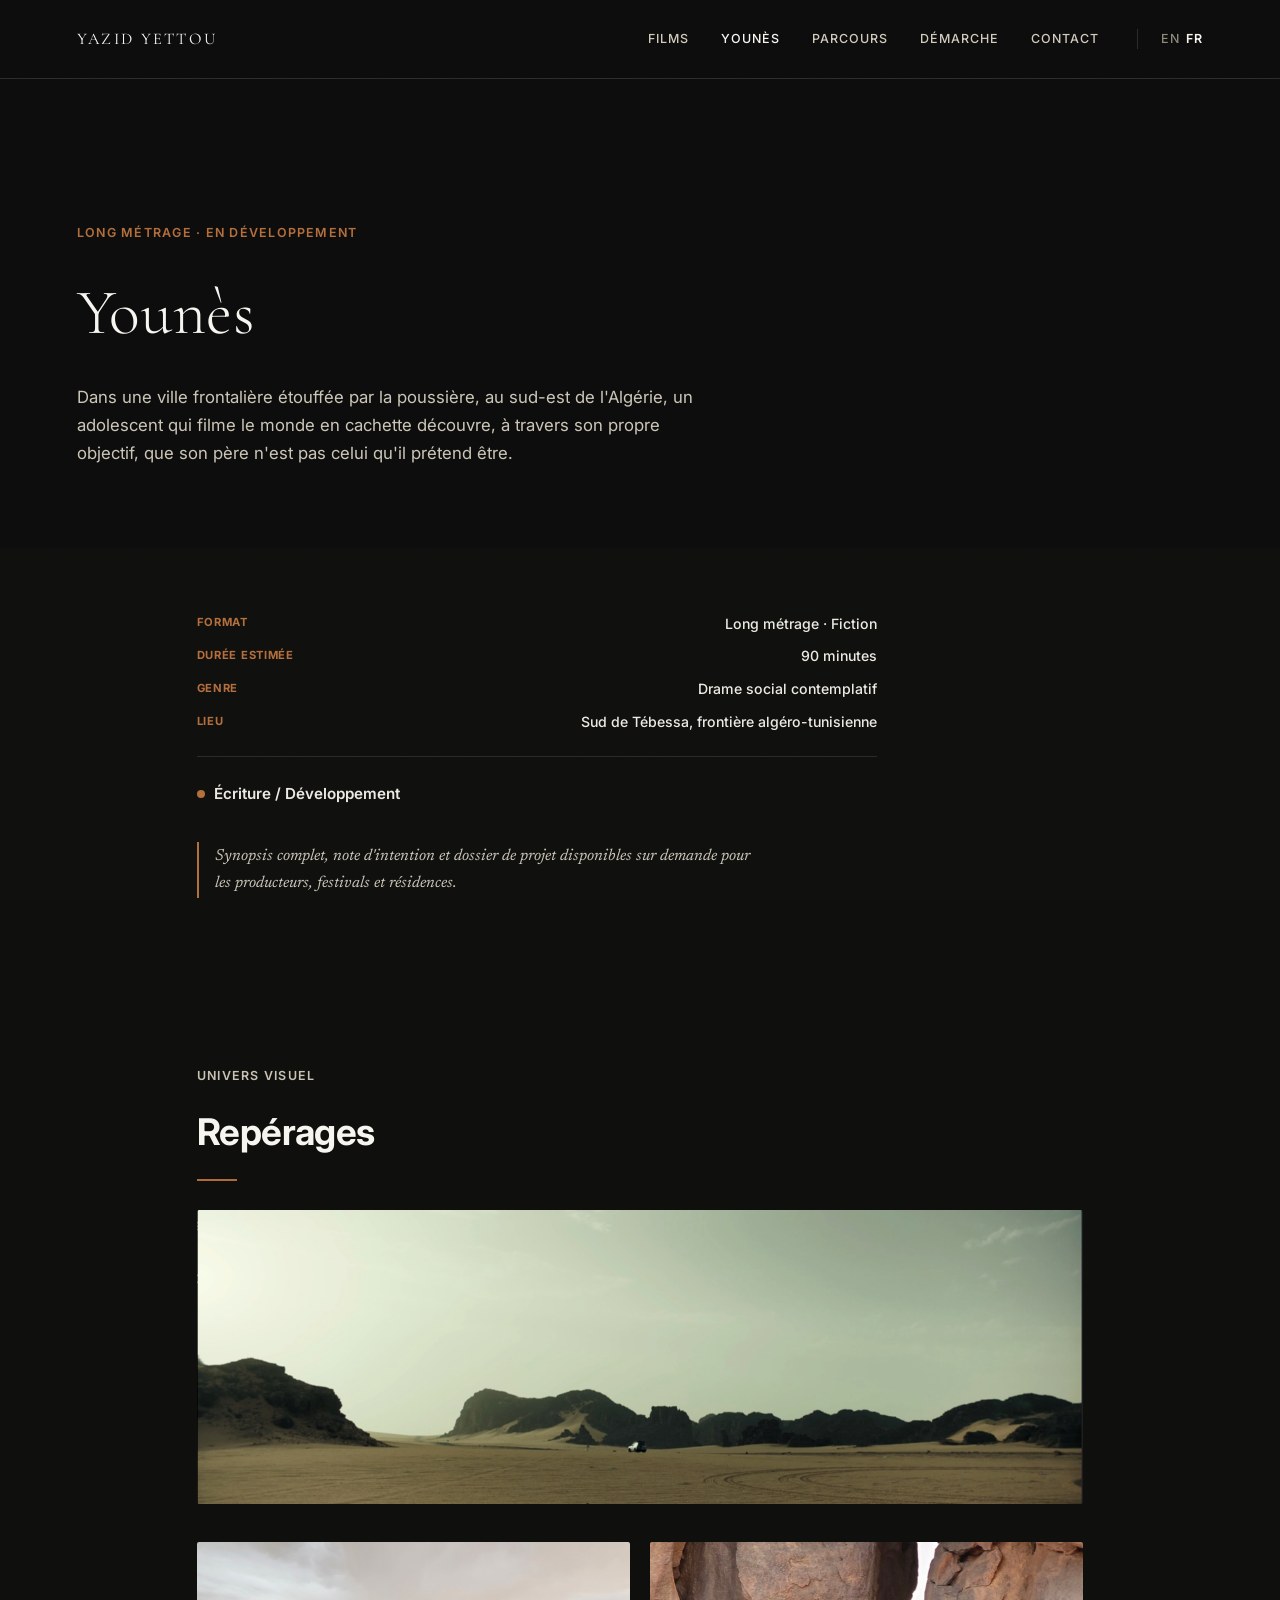
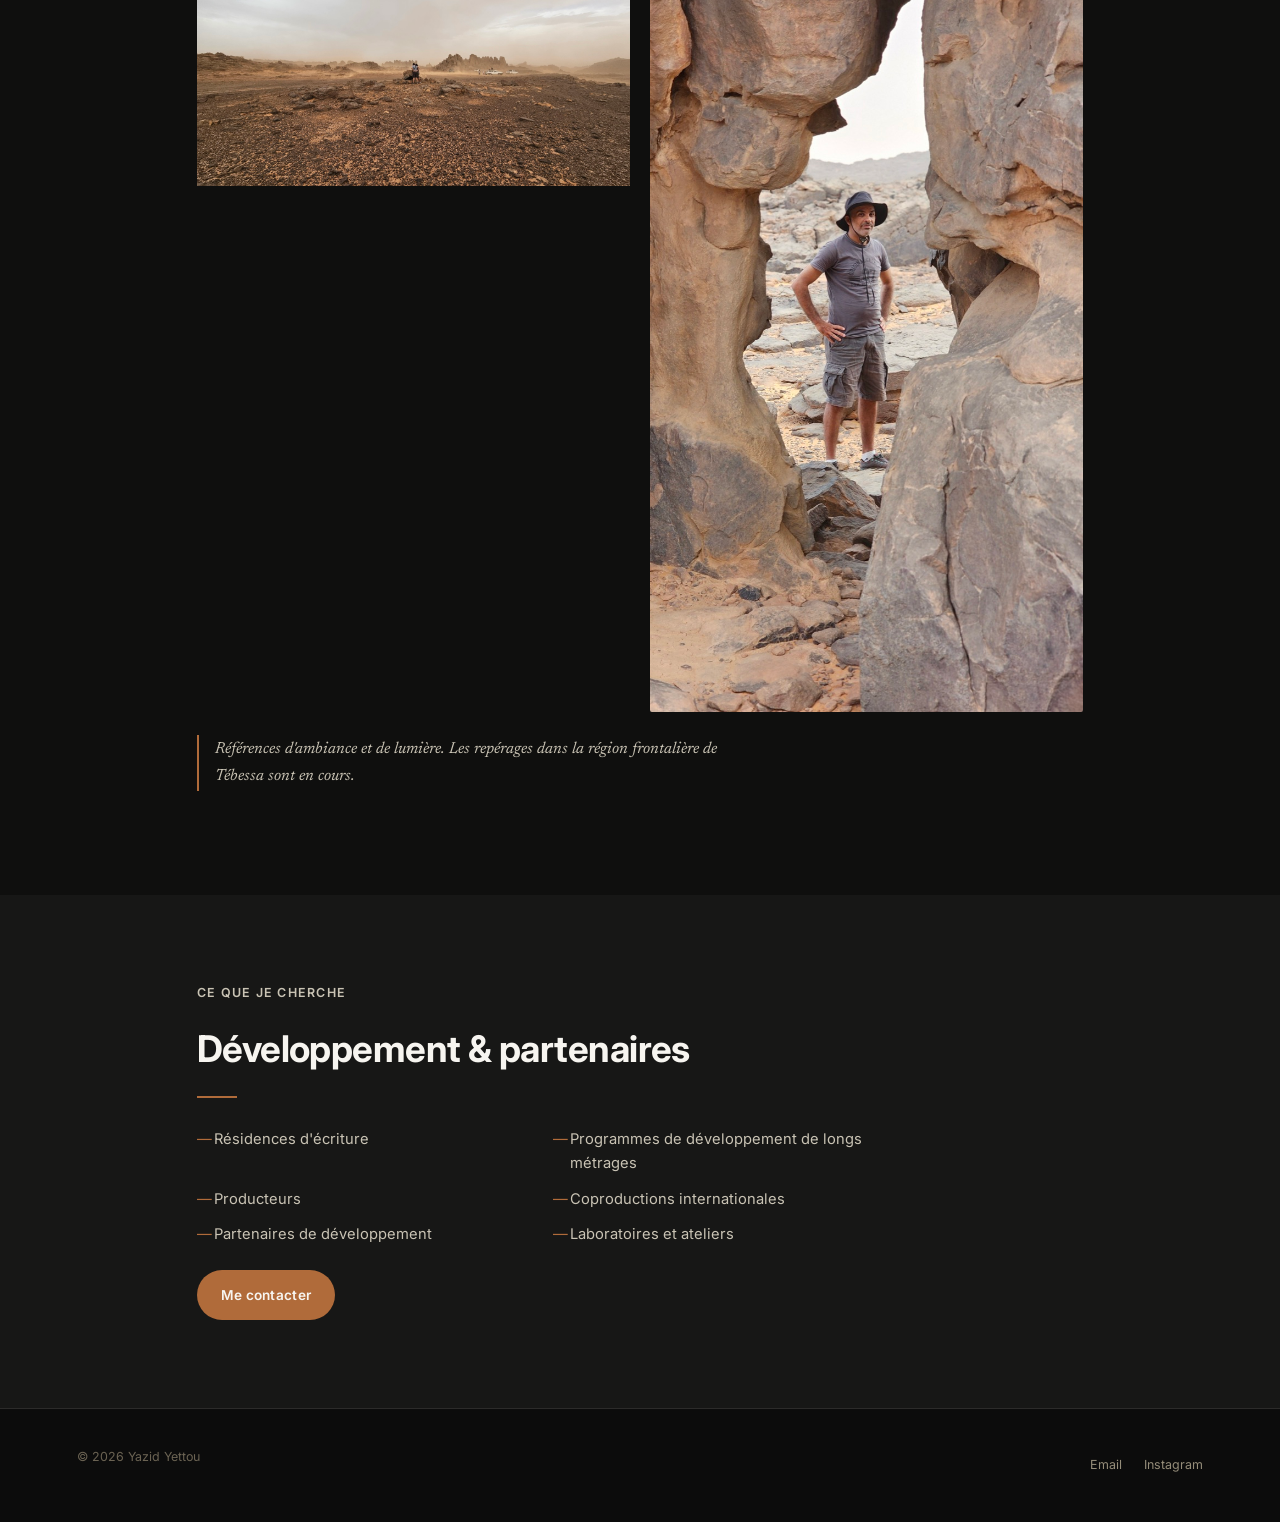
<file: fr/younes.html>
<!DOCTYPE html>
<html lang="fr">
<head>
<meta charset="UTF-8">
<meta name="viewport" content="width=device-width, initial-scale=1.0">
<title>Younès — Long métrage en développement | Yazid Yettou</title>
<meta name="description" content="Younès — long métrage en développement de Yazid Yettou. Drame social contemplatif dans une ville frontalière du sud-est algérien. Recherche de résidences d'écriture et de partenaires.">
<link rel="canonical" href="https://yazidyettou.github.io/fr/younes.html">
<link rel="alternate" hreflang="fr" href="https://yazidyettou.github.io/fr/younes.html">
<link rel="alternate" hreflang="en" href="https://yazidyettou.github.io/younes.html">
<meta property="og:type" content="website">
<meta property="og:title" content="Younès — Long métrage en développement | Yazid Yettou">
<meta property="og:description" content="Drame social contemplatif dans une ville frontalière du sud-est algérien. Recherche de résidences d'écriture et de partenaires.">
<meta property="og:image" content="https://yazidyettou.github.io/assets/gallery/gallery-sandstorm.jpg">
<meta property="og:url" content="https://yazidyettou.github.io/fr/younes.html">
<link rel="preconnect" href="https://fonts.googleapis.com">
<link rel="preconnect" href="https://fonts.gstatic.com" crossorigin>
<link href="https://fonts.googleapis.com/css2?family=Cormorant+Garamond:wght@300;400&family=Inter:wght@400;500;600;700;800&family=Newsreader:ital@0;1&display=swap" rel="stylesheet">
<link rel="stylesheet" href="../styles.css?v=5">
</head>
<body>

<div class="grain"></div>

<header class="nav">
  <a href="index.html" class="nav-logo">YAZID YETTOU</a>
  <nav class="nav-links" aria-label="Navigation principale">
    <a href="films.html">Films</a>
    <a href="younes.html" aria-current="page">Younès</a>
    <a href="about.html">Parcours</a>
    <a href="approach.html">Démarche</a>
    <a href="contact.html">Contact</a>
    <span class="nav-lang">
      <a href="../younes.html">EN</a>
      <a href="younes.html" aria-current="true">FR</a>
    </span>
  </nav>
</header>

<main>

  <header class="page-header">
    <p class="eyebrow">Long métrage · En développement</p>
    <h1>Younès</h1>
    <p class="lede">Dans une ville frontalière étouffée par la poussière, au sud-est de l'Algérie, un adolescent qui filme le monde en cachette découvre, à travers son propre objectif, que son père n'est pas celui qu'il prétend être.</p>
  </header>

  <section class="section section-paper section-tight">
    <div class="container">
      <dl class="meta-table meta-table-inline" style="max-width:680px;">
        <div><dt>Format</dt><dd>Long métrage · Fiction</dd></div>
        <div><dt>Durée estimée</dt><dd>90 minutes</dd></div>
        <div><dt>Genre</dt><dd>Drame social contemplatif</dd></div>
        <div><dt>Lieu</dt><dd>Sud de Tébessa, frontière algéro-tunisienne</dd></div>
      </dl>
      <div class="status-line"><span class="status-dot"></span> Écriture / Développement</div>
      <p class="note" style="margin-top:1.6rem;">Synopsis complet, note d'intention et dossier de projet disponibles sur demande pour les producteurs, festivals et résidences.</p>
    </div>
  </section>



  <section class="section section-paper">
    <div class="container">
      <p class="eyebrow">Univers visuel</p>
      <h2 class="title">Repérages</h2>
      <div class="bar"></div>
      <figure class="inline-still" style="margin-bottom:1rem;"><img src="../assets/gallery/gallery-road.jpg" alt="Paysage désertique large, référence visuelle pour Younès" loading="lazy"></figure>
      <div class="photo-row">
        <figure class="inline-still"><img src="../assets/gallery/gallery-sandstorm.jpg" alt="Poussière et brume, référence visuelle pour Younès" loading="lazy"></figure>
        <figure class="inline-still"><img src="../assets/gallery/gallery-rockformation.jpg" alt="Formations rocheuses, référence visuelle pour Younès" loading="lazy"></figure>
      </div>
      <p class="note" style="margin-top:1.4rem;">Références d'ambiance et de lumière. Les repérages dans la région frontalière de Tébessa sont en cours.</p>
    </div>
  </section>

  <section class="section section-paper-2">
    <div class="container">
      <p class="eyebrow">Ce que je cherche</p>
      <h2 class="title">Développement &amp; partenaires</h2>
      <div class="bar"></div>
      <ul class="looking-list">
        <li>Résidences d'écriture</li>
        <li>Programmes de développement de longs métrages</li>
        <li>Producteurs</li>
        <li>Coproductions internationales</li>
        <li>Partenaires de développement</li>
        <li>Laboratoires et ateliers</li>
      </ul>
      <div class="materials-list">
        <a class="btn" href="contact.html">Me contacter</a>
      </div>
    </div>
  </section>

</main>

<footer class="footer">
  <p>© 2026 Yazid Yettou</p>
  <div class="footer-links">
    <a href="mailto:yazid.yettou@gmail.com">Email</a>
    <a href="https://instagram.com/yazidyettou" target="_blank" rel="noopener">Instagram</a>
  </div>
</footer>

<script src="../script.js?v=5"></script>
</body>
</html>
</file>
<file: styles.css>
:root {
  --dark: #0c0c0c;
  --dark-2: #161615;
  --paper: #0f0f0e;
  --paper-2: #171716;
  --ink: #ece9e2;
  --ink-soft: #9a958a;
  --line: rgba(236, 233, 226, 0.12);
  --line-dark: rgba(236, 233, 226, 0.14);
  --accent: #b06b3a;
  --serif: "Newsreader", Georgia, serif;
  --display: "Cormorant Garamond", "Newsreader", Georgia, serif;
  --sans: "Inter", -apple-system, BlinkMacSystemFont, "Segoe UI", Roboto, sans-serif;
}

* { margin: 0; padding: 0; box-sizing: border-box; }

html { scroll-behavior: smooth; }

body {
  background: var(--paper);
  color: var(--ink);
  font-family: var(--sans);
  line-height: 1.65;
  -webkit-font-smoothing: antialiased;
}

a { color: inherit; }

em { font-family: var(--serif); font-style: italic; }

img { max-width: 100%; }

.grain {
  position: fixed;
  inset: 0;
  z-index: 999;
  pointer-events: none;
  opacity: 0.18;
  mix-blend-mode: overlay;
  background-image: url("data:image/svg+xml,%3Csvg xmlns='http://www.w3.org/2000/svg' viewBox='0 0 200 200'%3E%3Cfilter id='n'%3E%3CfeTurbulence type='fractalNoise' baseFrequency='0.85' numOctaves='3' stitchTiles='stitch'/%3E%3C/filter%3E%3Crect width='100%25' height='100%25' filter='url(%23n)'/%3E%3C/svg%3E");
  background-size: 180px 180px;
}

.container {
  max-width: 1040px;
  margin: 0 auto;
  padding: 0 6vw;
}

.container-narrow {
  max-width: 760px;
  margin: 0 auto;
  padding: 0 6vw;
}

/* NAV */
.nav {
  position: sticky;
  top: 0;
  z-index: 20;
  display: flex;
  align-items: center;
  justify-content: space-between;
  padding: 1.6rem 6vw;
  background: rgba(12, 12, 12, 0.85);
  backdrop-filter: blur(10px);
  border-bottom: 1px solid var(--line-dark);
}

.nav-logo {
  font-family: var(--display);
  font-weight: 400;
  letter-spacing: 0.14em;
  color: #f7f5f0;
  text-decoration: none;
  font-size: 1.02rem;
}

.nav-links {
  display: flex;
  align-items: center;
  gap: 2rem;
}

.nav-links a {
  color: #cfc9ba;
  font-size: 0.78rem;
  font-weight: 500;
  letter-spacing: 0.08em;
  text-transform: uppercase;
  text-decoration: none;
  transition: color 0.2s ease;
}

.nav-links a:hover,
.nav-links a[aria-current="page"] { color: #f7f5f0; }

.nav-lang {
  display: flex;
  gap: 0.4rem;
  font-size: 0.75rem;
  letter-spacing: 0.06em;
  color: #8a8375;
  border-left: 1px solid var(--line-dark);
  padding-left: 1.4rem;
  margin-left: 0.4rem;
}

.nav-lang a { text-decoration: none; color: inherit; }
.nav-lang a[aria-current="true"] { color: #f7f5f0; font-weight: 600; }
.nav-lang a:hover { color: #f7f5f0; }

.nav-toggle { display: none; }

/* HERO */
.hero {
  position: relative;
  min-height: 92vh;
  display: flex;
  flex-direction: column;
  justify-content: flex-end;
  padding: 6rem 6vw 5rem;
  background: var(--dark);
  overflow: hidden;
}

.hero-bg { position: absolute; inset: 0; background: var(--dark); }

.hero-bg-img {
  position: absolute;
  inset: 0;
  width: 100%;
  height: 100%;
  object-fit: cover;
  object-position: center 55%;
  opacity: 0.62;
}

.hero-bg::after {
  content: "";
  position: absolute;
  inset: 0;
  background: linear-gradient(180deg, rgba(12,12,12,0.55) 0%, rgba(12,12,12,0.15) 40%, rgba(12,12,12,0.92) 100%);
}

.hero-content { position: relative; z-index: 1; max-width: 720px; }

.eyebrow {
  color: var(--accent);
  font-size: 0.78rem;
  font-weight: 600;
  letter-spacing: 0.1em;
  text-transform: uppercase;
  margin-bottom: 1rem;
}

.hero h1 {
  font-family: var(--display);
  font-size: clamp(3rem, 8vw, 5.6rem);
  font-weight: 300;
  letter-spacing: 0.01em;
  line-height: 1.02;
  color: #f7f5f0;
  margin-bottom: 1.4rem;
}

.hero-role {
  color: #e4dfd2;
  font-size: 1.05rem;
  margin-bottom: 0.3rem;
}

.hero-loc {
  color: #948c79;
  font-size: 0.88rem;
  letter-spacing: 0.03em;
}

/* Photo location credit, bottom-right of hero */
.hero-geo {
  position: absolute;
  right: 6vw;
  bottom: 2.2rem;
  z-index: 2;
  display: inline-flex;
  align-items: center;
  gap: 0.45rem;
  margin: 0;
  max-width: none;
  font-size: 0.72rem;
  letter-spacing: 0.1em;
  text-transform: uppercase;
  color: rgba(236, 233, 226, 0.65);
}

.hero-geo svg {
  width: 13px;
  height: 13px;
  flex-shrink: 0;
  fill: var(--accent);
}

@media (max-width: 640px) {
  .hero-geo {
    right: auto;
    left: 6vw;
    bottom: 1.4rem;
    font-size: 0.68rem;
  }
}

/* PAGE HEADER (non-home pages) */
.page-header {
  background: var(--dark);
  padding: 9rem 6vw 4rem;
}

.page-header .eyebrow { color: var(--accent); }

.page-header h1 {
  font-family: var(--display);
  font-size: clamp(2.6rem, 6vw, 4rem);
  font-weight: 300;
  letter-spacing: 0.01em;
  color: #f7f5f0;
}

.page-header p.lede {
  margin-top: 1.2rem;
  color: #c9c3b4;
  font-size: 1.05rem;
  max-width: 620px;
}

/* SECTIONS */
.section {
  padding: 5.5rem 0;
  opacity: 0;
  transform: translateY(14px);
  transition: opacity 0.6s ease, transform 0.6s ease;
}

.section.visible { opacity: 1; transform: translateY(0); }

.section-tight { padding: 4rem 0; }

.section-paper { background: var(--paper); color: var(--ink); }
.section-paper-2 { background: var(--paper-2); color: var(--ink); }

.section-dark {
  background: var(--dark);
  color: var(--ink);
}

.section p, .section li { color: #c9c3b4; }
.section strong { color: #f0ece0; }
.section h2, .section h3 { color: #f7f5f0; }

.title {
  font-size: clamp(1.7rem, 3.6vw, 2.3rem);
  font-weight: 700;
  letter-spacing: -0.015em;
  margin-bottom: 1rem;
}

.bar {
  width: 40px;
  height: 2px;
  background: var(--accent);
  margin-bottom: 1.8rem;
}

.sub-title {
  font-size: 1rem;
  font-weight: 700;
  letter-spacing: 0.02em;
  margin: 2.2rem 0 0.8rem;
  color: var(--accent);
  text-transform: uppercase;
  font-size: 0.82rem;
}

p { margin-bottom: 1rem; max-width: 640px; }

.lede {
  font-size: 1.05rem;
  color: var(--ink-soft);
  max-width: 620px;
}

.two-col {
  display: grid;
  grid-template-columns: 1.3fr 1fr;
  gap: 3.5rem;
  align-items: start;
}

.two-col p { max-width: none; }

/* PORTRAIT / FRAMES */
.frame {
  position: relative;
  border-radius: 2px;
  overflow: hidden;
  aspect-ratio: 4 / 5;
  max-width: 340px;
  background: var(--dark);
}

.frame img {
  width: 100%;
  height: 100%;
  object-fit: cover;
  display: block;
}

.influences {
  margin-top: 1.4rem;
  padding-top: 1.2rem;
  border-top: 1px solid var(--line);
  font-size: 0.85rem;
  color: var(--ink-soft);
}

.influences span {
  color: var(--accent);
  font-weight: 700;
  text-transform: uppercase;
  letter-spacing: 0.05em;
  font-size: 0.72rem;
}

/* NUMBERED (approach) */
.numbered-list {
  display: flex;
  flex-direction: column;
  margin-top: 1rem;
}

.numbered-item {
  display: grid;
  grid-template-columns: 60px 1fr;
  gap: 1.5rem;
  padding: 2.4rem 0;
  border-top: 1px solid var(--line);
}

.numbered-item:last-child { border-bottom: 1px solid var(--line); }

.numbered-item .num {
  color: var(--accent);
  font-weight: 700;
  font-size: 0.85rem;
  font-family: var(--serif);
  padding-top: 0.2rem;
}

.numbered-item h3 {
  font-size: 1.15rem;
  font-weight: 700;
  margin-bottom: 0.5rem;
}

.numbered-item p { font-size: 0.98rem; max-width: 560px; }

/* FILM SECTIONS */
.film-layout {
  grid-template-columns: 0.85fr 1.3fr;
}

.poster-frame {
  border-radius: 2px;
  overflow: hidden;
  position: sticky;
  top: 6rem;
  cursor: zoom-in;
}

.poster-frame img { width: 100%; display: block; }

.meta-table {
  display: flex;
  flex-direction: column;
  gap: 0.6rem;
  margin-bottom: 1.4rem;
  padding-bottom: 1.4rem;
  border-bottom: 1px solid var(--line);
}

.section-dark .meta-table { border-color: var(--line-dark); }

.meta-table > div {
  display: flex;
  justify-content: space-between;
  gap: 1rem;
  font-size: 0.88rem;
}

.meta-table dt {
  color: var(--accent);
  text-transform: uppercase;
  font-size: 0.7rem;
  font-weight: 700;
  letter-spacing: 0.06em;
  white-space: nowrap;
  padding-top: 0.1rem;
}

.meta-table dd { text-align: right; font-weight: 500; }

.award-badge {
  display: inline-flex;
  flex-direction: column;
  gap: 0.15rem;
  font-weight: 700;
  font-size: 1rem;
  color: var(--accent);
  margin-bottom: 1.6rem;
  padding: 1rem 1.2rem;
  border: 1px solid rgba(176,107,58,0.35);
}

.award-badge span {
  font-weight: 500;
  font-size: 0.8rem;
  color: inherit;
  opacity: 0.8;
}

.note {
  border-left: 2px solid var(--accent);
  padding: 0.1rem 0 0.1rem 1rem;
  font-style: italic;
  font-family: var(--serif);
  color: var(--ink-soft);
  max-width: 560px;
}

.note { color: #b3ac99; }

.festival-list {
  list-style: none;
  display: flex;
  flex-direction: column;
  gap: 0.5rem;
  font-size: 0.86rem;
  max-width: 640px;
}

.festival-list li { padding-left: 1rem; position: relative; }

.festival-list li::before {
  content: "";
  position: absolute;
  left: 0;
  top: 0.55em;
  width: 4px;
  height: 4px;
  background: var(--accent);
}

details.festival-more {
  margin-top: 1rem;
  max-width: 640px;
}

details.festival-more summary {
  cursor: pointer;
  font-size: 0.82rem;
  font-weight: 600;
  color: var(--accent);
  letter-spacing: 0.02em;
  list-style: none;
}

details.festival-more summary::-webkit-details-marker { display: none; }

details.festival-more summary::before {
  content: "+ ";
}

details.festival-more[open] summary::before {
  content: "– ";
}

details.festival-more .festival-list { margin-top: 1rem; }

.crew {
  font-size: 0.82rem;
  color: var(--ink-soft);
  max-width: 680px;
  line-height: 1.85;
}

.crew { color: #928c7a; }

.film-actions { display: flex; gap: 0.9rem; flex-wrap: wrap; margin: 1.6rem 0; }

/* BUTTONS / LINKS */
.btn {
  display: inline-flex;
  align-items: center;
  gap: 0.5rem;
  padding: 0.85rem 1.5rem;
  background: var(--accent);
  color: #f7f5f0;
  font-weight: 600;
  border-radius: 999px;
  text-decoration: none;
  font-size: 0.85rem;
  letter-spacing: 0.02em;
  transition: opacity 0.2s ease;
  border: none;
  cursor: pointer;
}

.btn:hover { opacity: 0.85; }

.btn-outline {
  background: transparent;
  border: 1px solid currentColor;
  color: inherit;
}

.section-dark .btn-outline { color: #f7f5f0; }

.text-link {
  text-decoration: underline;
  text-underline-offset: 3px;
  text-decoration-color: var(--line);
  transition: text-decoration-color 0.2s ease;
}

.text-link:hover { text-decoration-color: var(--accent); }

/* INLINE STILLS */
.inline-still {
  margin: 1.6rem 0;
  border-radius: 2px;
  overflow: hidden;
  cursor: zoom-in;
}

.inline-still img { width: 100%; display: block; }

.photo-row {
  display: grid;
  grid-template-columns: 1fr 1fr;
  gap: 1.2rem;
  margin-top: 2.4rem;
}

.photo-row .inline-still { margin: 0; }

@media (max-width: 780px) {
  .photo-row { grid-template-columns: 1fr; }
}

/* SELECTED WORK (home cards) */
.work-grid {
  display: grid;
  grid-template-columns: repeat(3, 1fr);
  gap: 2.5rem;
  margin-top: 2.5rem;
}

.work-card { text-decoration: none; color: inherit; display: block; }

.work-card-frame {
  aspect-ratio: 3/4;
  overflow: hidden;
  border-radius: 2px;
  margin-bottom: 1rem;
  background: var(--paper-2);
}

.work-card-frame img { width: 100%; height: 100%; object-fit: cover; transition: transform 0.5s ease; }
.work-card:hover .work-card-frame img { transform: scale(1.03); }

.work-card h3 { font-size: 1.05rem; font-weight: 700; margin-bottom: 0.2rem; }
.work-card .work-meta { font-size: 0.8rem; color: var(--ink-soft); letter-spacing: 0.02em; }

@media (max-width: 860px) {
  .work-grid { grid-template-columns: 1fr; gap: 2.2rem; }
}

/* GALLERY */
.gallery-grid {
  display: grid;
  grid-template-columns: repeat(4, 1fr);
  gap: 0.9rem;
  margin-top: 2rem;
}

.gallery-item {
  aspect-ratio: 4/5;
  overflow: hidden;
  cursor: zoom-in;
  background: var(--dark-2);
}

.gallery-item img {
  width: 100%;
  height: 100%;
  object-fit: cover;
  display: block;
  transition: transform 0.5s ease;
}

.gallery-item:hover img { transform: scale(1.04); }

@media (max-width: 780px) {
  .gallery-grid { grid-template-columns: repeat(2, 1fr); }
}

/* LIGHTBOX */
.lightbox {
  position: fixed;
  inset: 0;
  z-index: 1000;
  background: rgba(8, 8, 8, 0.96);
  display: flex;
  align-items: center;
  justify-content: center;
  padding: 4vh 4vw;
  opacity: 0;
  pointer-events: none;
  transition: opacity 0.25s ease;
}

.lightbox.open { opacity: 1; pointer-events: auto; }

.lightbox img {
  max-width: 100%;
  max-height: 92vh;
}

.lightbox-close {
  position: absolute;
  top: 2rem;
  right: 2rem;
  width: 40px;
  height: 40px;
  background: transparent;
  color: #f7f5f0;
  border: 1px solid rgba(247, 245, 240, 0.3);
  font-size: 1.2rem;
  cursor: pointer;
  display: flex;
  align-items: center;
  justify-content: center;
  transition: border-color 0.2s ease;
}

.lightbox-close:hover { border-color: #f7f5f0; }

/* STATUS / LOOKING FOR */
.status-line {
  display: inline-flex;
  align-items: center;
  gap: 0.6rem;
  font-weight: 600;
  font-size: 0.95rem;
  margin-bottom: 0.6rem;
}

.status-dot {
  width: 8px;
  height: 8px;
  border-radius: 50%;
  background: var(--accent);
}

.looking-list {
  list-style: none;
  display: grid;
  grid-template-columns: 1fr 1fr;
  gap: 0.7rem 2rem;
  margin-top: 1.5rem;
  max-width: 680px;
}

.looking-list li {
  padding-left: 1.1rem;
  position: relative;
  font-size: 0.92rem;
}

.looking-list li::before {
  content: "—";
  position: absolute;
  left: 0;
  color: var(--accent);
}

@media (max-width: 640px) {
  .looking-list { grid-template-columns: 1fr; }
}

/* FILMOGRAPHY */
.filmography {
  display: flex;
  flex-direction: column;
  margin-top: 1rem;
}

.filmography-item {
  display: grid;
  grid-template-columns: 90px 1fr auto;
  gap: 1.2rem;
  align-items: baseline;
  padding: 1.1rem 0;
  border-top: 1px solid var(--line);
  font-size: 0.92rem;
}

.filmography:last-child .filmography-item:last-child { border-bottom: 1px solid var(--line); }

.filmography-item .fy { color: var(--accent); font-weight: 700; font-size: 0.85rem; }
.filmography-item h3 { font-size: 1rem; font-weight: 700; }
.filmography-item .fmeta { color: var(--ink-soft); font-size: 0.82rem; text-align: right; white-space: nowrap; }

@media (max-width: 640px) {
  .filmography-item { grid-template-columns: 1fr; gap: 0.2rem; }
  .filmography-item .fmeta { text-align: left; }
}

/* MATERIALS */
.materials-list { display: flex; flex-wrap: wrap; gap: 1rem; margin-top: 1.5rem; }

/* CONTACT */
.contact-section .container-narrow { text-align: left; }

.pull-quote {
  font-family: var(--serif);
  font-style: italic;
  font-size: 1.4rem;
  color: #f0ece0;
  margin-bottom: 1.5rem;
  line-height: 1.4;
}

.contact-role { color: #c9c3b4; margin-bottom: 1.6rem; }

.contact-meta {
  display: flex;
  flex-wrap: wrap;
  gap: 0.5rem 1.6rem;
  margin-top: 1.8rem;
  font-size: 0.85rem;
  color: #948c79;
}

.contact-meta a { text-decoration: none; border-bottom: 1px solid transparent; transition: color 0.2s ease, border-color 0.2s ease; }
.contact-meta a:hover { color: var(--accent); border-color: var(--accent); }

.contact-note {
  margin-top: 1.8rem;
  font-style: italic;
  font-family: var(--serif);
  color: #7d7562;
  font-size: 0.88rem;
}

/* FOOTER */
.footer {
  background: var(--dark);
  color: #6b6353;
  padding: 2.4rem 6vw;
  display: flex;
  justify-content: space-between;
  align-items: center;
  font-size: 0.78rem;
  border-top: 1px solid var(--line-dark);
  flex-wrap: wrap;
  gap: 1rem;
}

.footer a { color: #948c79; text-decoration: none; }
.footer a:hover { color: #f7f5f0; }
.footer-links { display: flex; gap: 1.4rem; }

/* FOCUS */
a:focus-visible, button:focus-visible, summary:focus-visible {
  outline: 2px solid var(--accent);
  outline-offset: 2px;
}

/* RESPONSIVE */
@media (max-width: 780px) {
  .two-col, .film-layout { grid-template-columns: 1fr; gap: 2.2rem; }
  .poster-frame { position: static; }
  .hero h1 { font-size: 3.1rem; }
  .frame { max-width: 100%; }
  .page-header { padding: 7rem 6vw 3rem; }
  .work-grid { grid-template-columns: 1fr; }
  .gallery-grid { grid-template-columns: repeat(2, 1fr); }
}

@media (max-width: 640px) {
  .nav {
    flex-direction: column;
    align-items: flex-start;
    gap: 0.9rem;
    padding: 1.2rem 6vw;
  }
  .nav-links {
    gap: 1.1rem 1.3rem;
    flex-wrap: wrap;
    row-gap: 0.6rem;
  }
  .nav-lang { border-left: none; padding-left: 0; margin-left: 0; }
  .footer { flex-direction: column; align-items: flex-start; }
}
</file>
